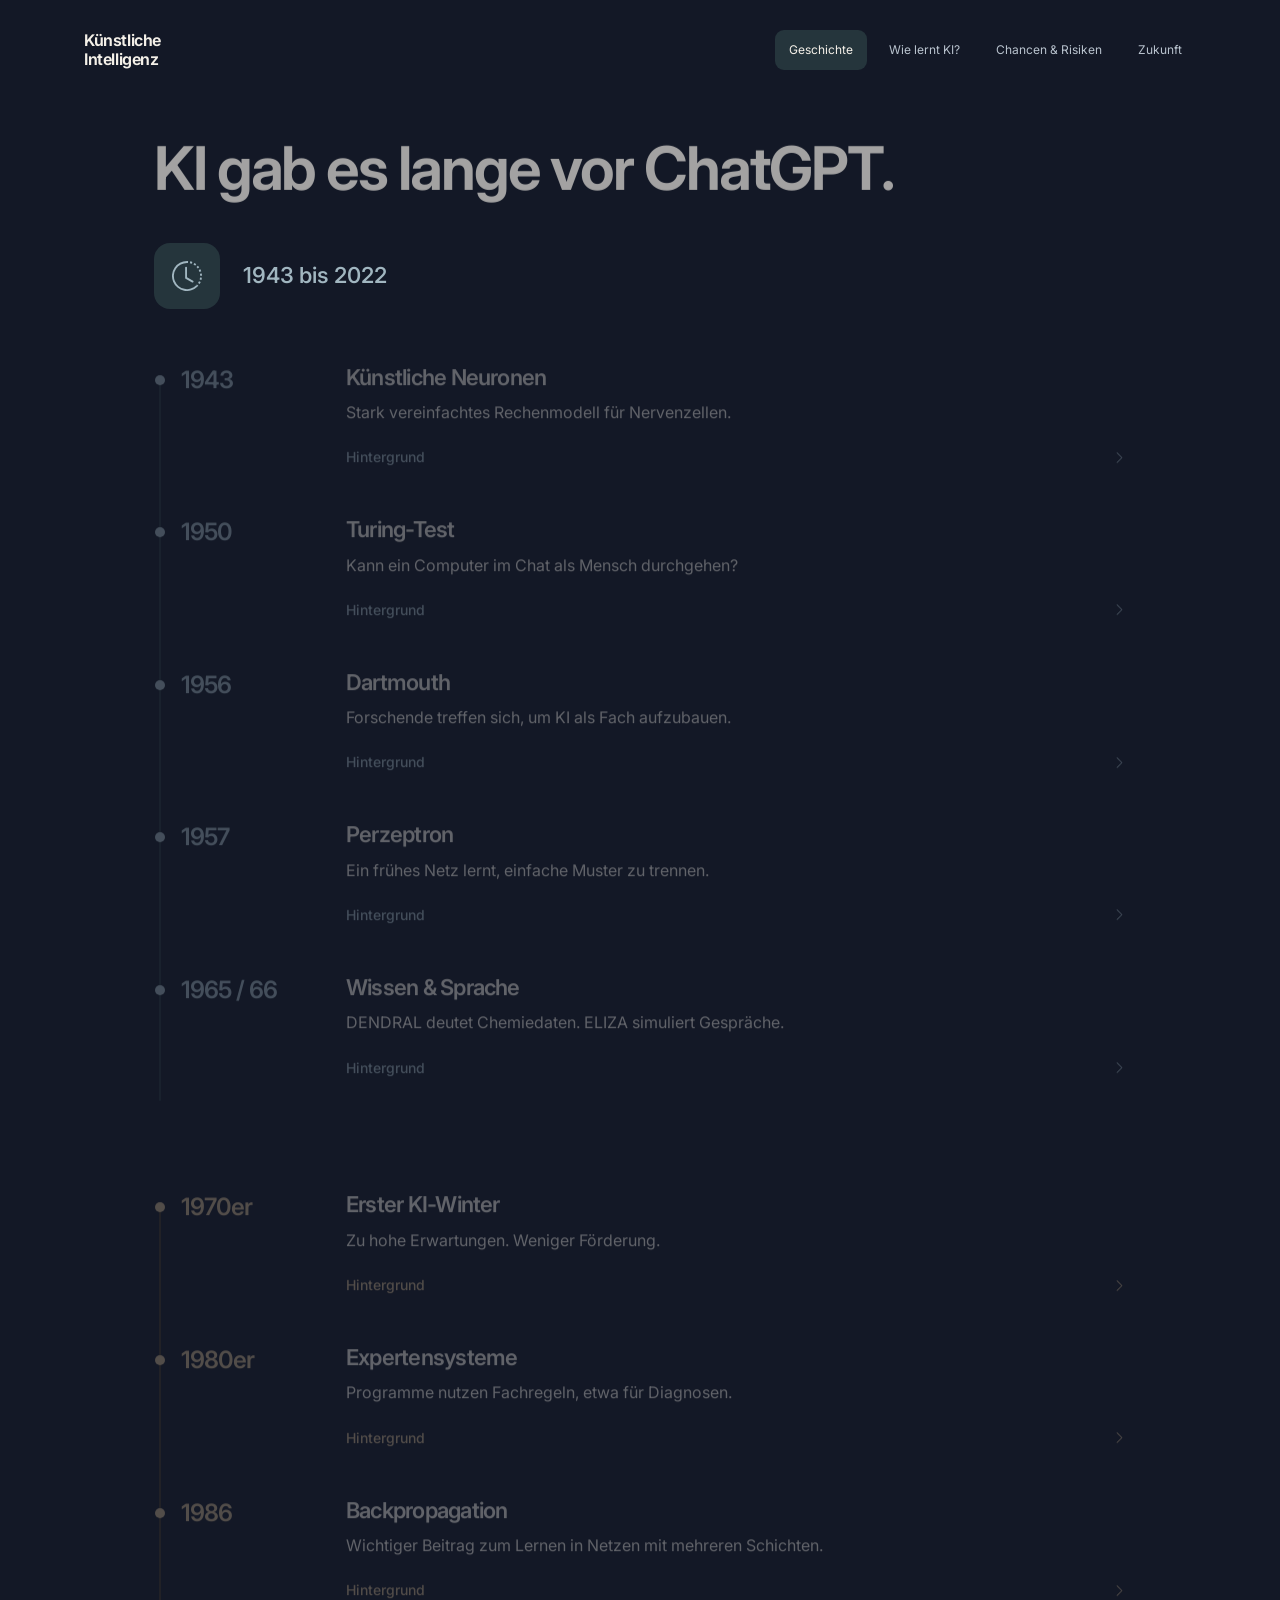
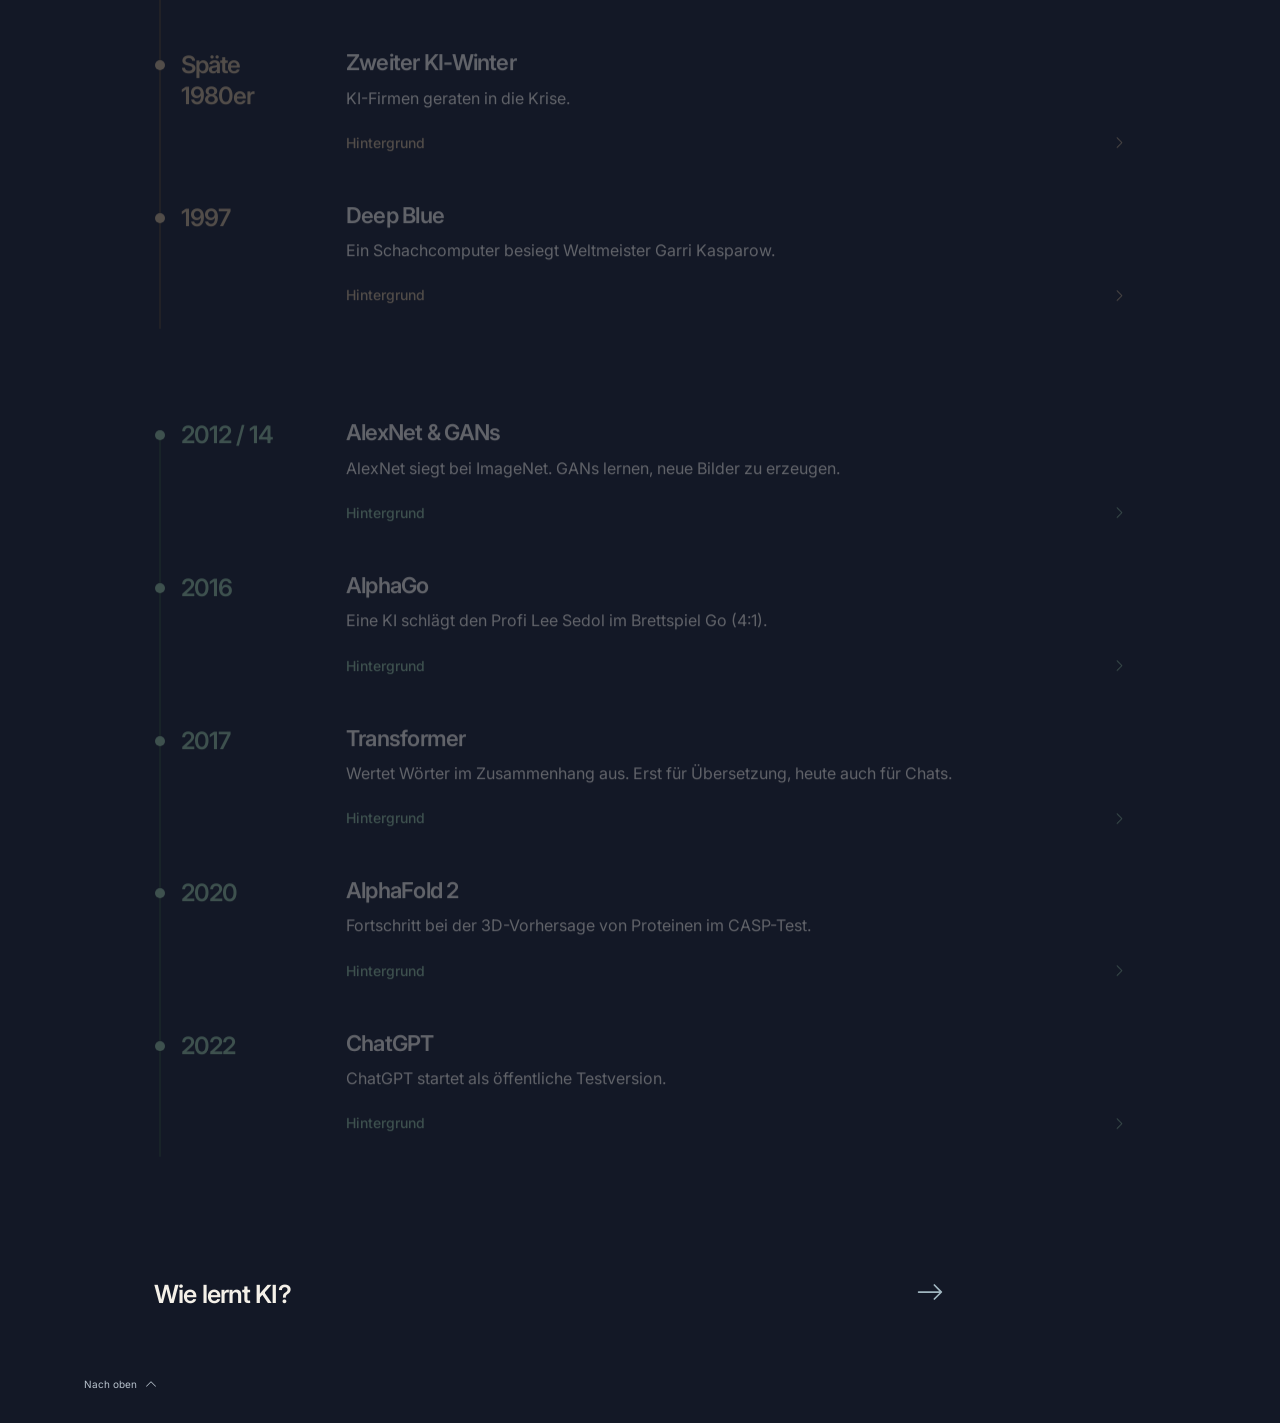
<file: index.html>
<!doctype html><html lang="de"><head><meta charset="utf-8"><meta name="viewport" content="width=device-width,initial-scale=1"><meta http-equiv="refresh" content="0;url=geschichte.html"><title>KI-Wandzeitung</title><link rel="canonical" href="https://bennetze.github.io/ki-wandzeitung/geschichte.html"></head><body><a href="geschichte.html">Zur KI-Wandzeitung</a></body></html>
</file>
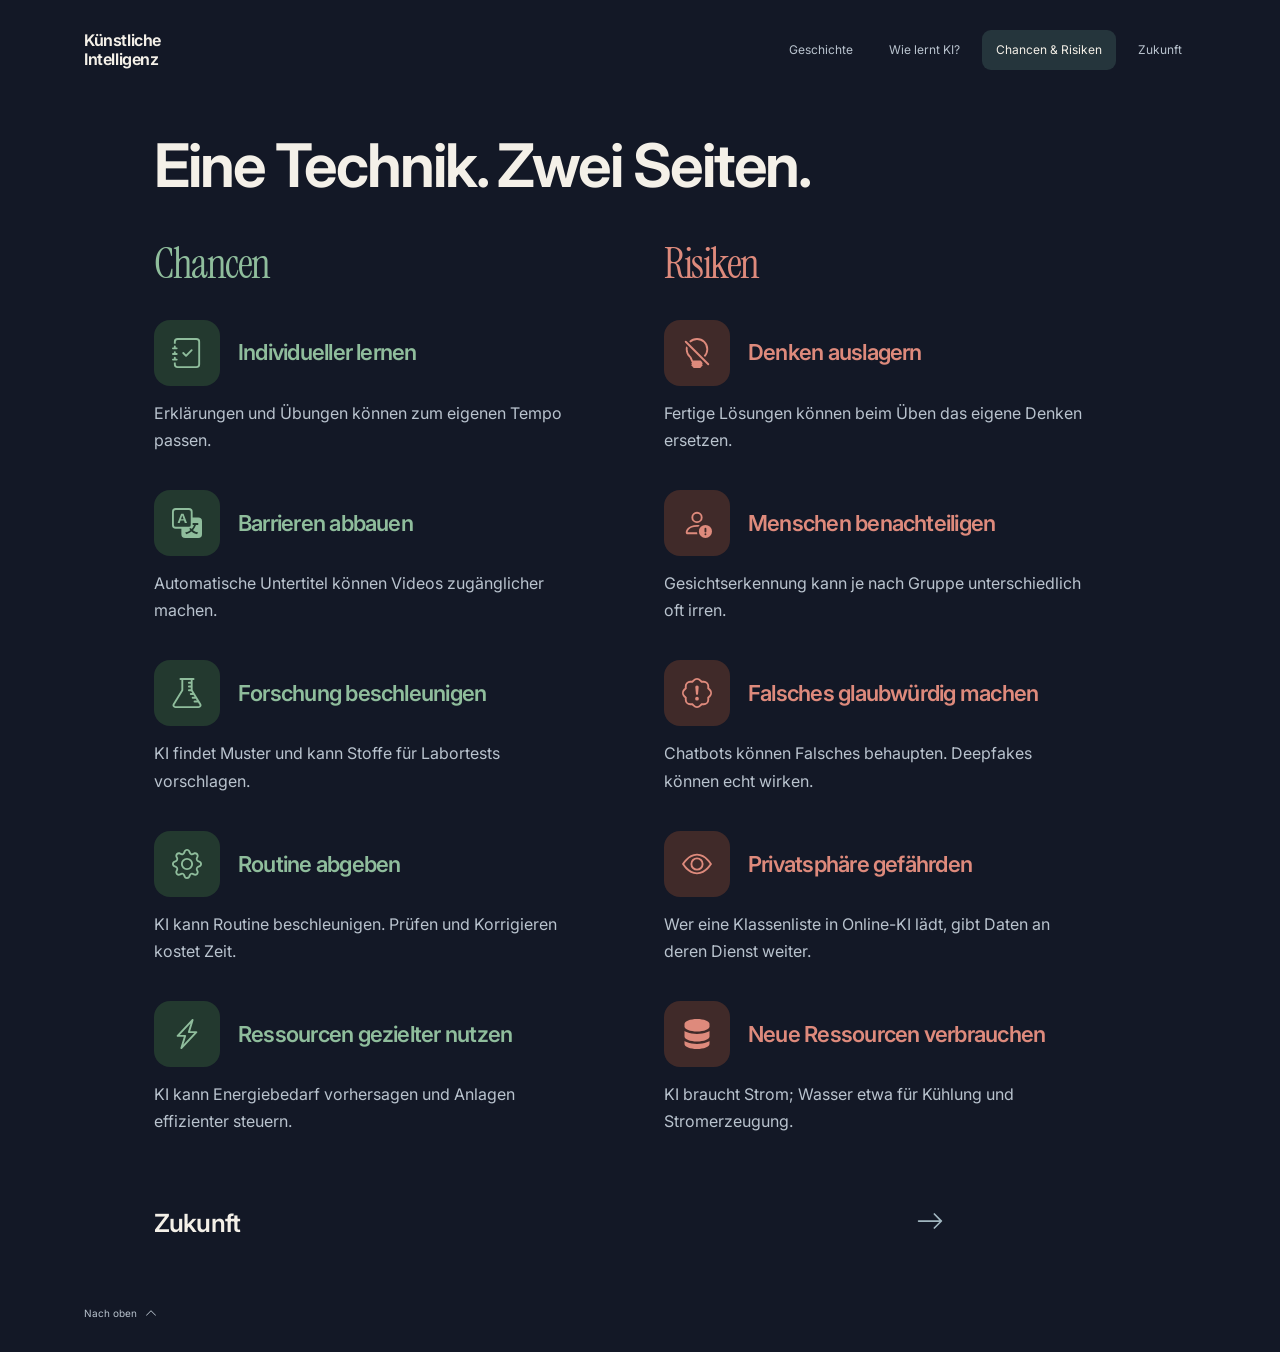
<file: chancen-risiken.html>
<!doctype html><html lang="de"><head><meta charset="utf-8"><meta name="viewport" content="width=device-width,initial-scale=1"><meta name="theme-color" content="#131826"><meta name="description" content="Eine Technik. Zwei Seiten. – Hintergründe, Beispiele und Erklärungen zur KI-Wandzeitung für Klassen 9–12."><title>Eine Technik. Zwei Seiten. · KI-Wandzeitung</title><link rel="icon" href="assets/favicon.svg" type="image/svg+xml"><link rel="preload" href="assets/fonts/Inter.woff2" as="font" type="font/woff2" crossorigin><link rel="stylesheet" href="styles.css?v=20261111-desktop"><script src="app.js" defer></script></head><body class="page-chancen-risiken"><a class="skip" href="#inhalt">Zum Inhalt</a><header class="site-header"><a class="brand" href="geschichte.html">Künstliche<br>Intelligenz</a><button class="menu-toggle" hidden aria-expanded="false" aria-controls="navigation">Themen <svg class="icon" viewBox="0 0 16 16" fill="currentColor" aria-hidden="true">
  <path fill-rule="evenodd" d="M4.646 1.646a.5.5 0 0 1 .708 0l6 6a.5.5 0 0 1 0 .708l-6 6a.5.5 0 0 1-.708-.708L10.293 8 4.646 2.354a.5.5 0 0 1 0-.708"/>
</svg></button><nav id="navigation" aria-label="Themen"><a href="geschichte.html" >Geschichte</a><a href="lernen.html" >Wie lernt KI?</a><a href="chancen-risiken.html" aria-current="page">Chancen &amp; Risiken</a><a href="zukunft.html" >Zukunft</a></nav></header><main id="inhalt"><header class="page-heading"><h1>Eine Technik. Zwei Seiten.</h1></header><div class="comparison-head"><h2 class="green">Chancen</h2><h2 class="red">Risiken</h2></div><div class="comparison"><section class="comparison-pair" aria-label="Individueller lernen und Denken auslagern"><article class="comparison-item green"><div class="item-heading"><span class="topic-icon"><svg class="icon" viewBox="0 0 16 16" fill="currentColor" aria-hidden="true">
  <path fill-rule="evenodd" d="M10.854 6.146a.5.5 0 0 1 0 .708l-3 3a.5.5 0 0 1-.708 0l-1.5-1.5a.5.5 0 1 1 .708-.708L7.5 8.793l2.646-2.647a.5.5 0 0 1 .708 0"/>
  <path d="M3 0h10a2 2 0 0 1 2 2v12a2 2 0 0 1-2 2H3a2 2 0 0 1-2-2v-1h1v1a1 1 0 0 0 1 1h10a1 1 0 0 0 1-1V2a1 1 0 0 0-1-1H3a1 1 0 0 0-1 1v1H1V2a2 2 0 0 1 2-2"/>
  <path d="M1 5v-.5a.5.5 0 0 1 1 0V5h.5a.5.5 0 0 1 0 1h-2a.5.5 0 0 1 0-1zm0 3v-.5a.5.5 0 0 1 1 0V8h.5a.5.5 0 0 1 0 1h-2a.5.5 0 0 1 0-1zm0 3v-.5a.5.5 0 0 1 1 0v.5h.5a.5.5 0 0 1 0 1h-2a.5.5 0 0 1 0-1z"/>
</svg></span><div><span class="mobile-label">Chance</span><h3>Individueller lernen</h3></div></div><p>Erklärungen und Übungen können zum eigenen Tempo passen.</p></article><article class="comparison-item red"><div class="item-heading"><span class="topic-icon"><svg class="icon" viewBox="0 0 16 16" fill="currentColor" aria-hidden="true">
  <path fill-rule="evenodd" d="M2.23 4.35A6 6 0 0 0 2 6c0 1.691.7 3.22 1.826 4.31.203.196.359.4.453.619l.762 1.769A.5.5 0 0 0 5.5 13a.5.5 0 0 0 0 1 .5.5 0 0 0 0 1l.224.447a1 1 0 0 0 .894.553h2.764a1 1 0 0 0 .894-.553L10.5 15a.5.5 0 0 0 0-1 .5.5 0 0 0 0-1 .5.5 0 0 0 .288-.091L9.878 12H5.83l-.632-1.467a3 3 0 0 0-.676-.941 4.98 4.98 0 0 1-1.455-4.405zm1.588-2.653.708.707a5 5 0 0 1 7.07 7.07l.707.707a6 6 0 0 0-8.484-8.484zm-2.172-.051a.5.5 0 0 1 .708 0l12 12a.5.5 0 0 1-.708.708l-12-12a.5.5 0 0 1 0-.708"/>
</svg></span><div><span class="mobile-label">Risiko</span><h3>Denken auslagern</h3></div></div><p>Fertige Lösungen können beim Üben das eigene Denken ersetzen.</p></article></section><section class="comparison-pair" aria-label="Barrieren abbauen und Menschen benachteiligen"><article class="comparison-item green"><div class="item-heading"><span class="topic-icon"><svg class="icon" viewBox="0 0 16 16" fill="currentColor" aria-hidden="true">
  <path d="M4.545 6.714 4.11 8H3l1.862-5h1.284L8 8H6.833l-.435-1.286zm1.634-.736L5.5 3.956h-.049l-.679 2.022z"/>
  <path d="M0 2a2 2 0 0 1 2-2h7a2 2 0 0 1 2 2v3h3a2 2 0 0 1 2 2v7a2 2 0 0 1-2 2H7a2 2 0 0 1-2-2v-3H2a2 2 0 0 1-2-2zm2-1a1 1 0 0 0-1 1v7a1 1 0 0 0 1 1h7a1 1 0 0 0 1-1V2a1 1 0 0 0-1-1zm7.138 9.995q.289.451.63.846c-.748.575-1.673 1.001-2.768 1.292.178.217.451.635.555.867 1.125-.359 2.08-.844 2.886-1.494.777.665 1.739 1.165 2.93 1.472.133-.254.414-.673.629-.89-1.125-.253-2.057-.694-2.82-1.284.681-.747 1.222-1.651 1.621-2.757H14V8h-3v1.047h.765c-.318.844-.74 1.546-1.272 2.13a6 6 0 0 1-.415-.492 2 2 0 0 1-.94.31"/>
</svg></span><div><span class="mobile-label">Chance</span><h3>Barrieren abbauen</h3></div></div><p>Automatische Untertitel können Videos zugänglicher machen.</p></article><article class="comparison-item red"><div class="item-heading"><span class="topic-icon"><svg class="icon" viewBox="0 0 16 16" fill="currentColor" aria-hidden="true">
  <path d="M11 5a3 3 0 1 1-6 0 3 3 0 0 1 6 0M8 7a2 2 0 1 0 0-4 2 2 0 0 0 0 4m.256 7a4.5 4.5 0 0 1-.229-1.004H3c.001-.246.154-.986.832-1.664C4.484 10.68 5.711 10 8 10q.39 0 .74.025c.226-.341.496-.65.804-.918Q8.844 9.002 8 9c-5 0-6 3-6 4s1 1 1 1z"/>
  <path d="M16 12.5a3.5 3.5 0 1 1-7 0 3.5 3.5 0 0 1 7 0m-3.5-2a.5.5 0 0 0-.5.5v1.5a.5.5 0 0 0 1 0V11a.5.5 0 0 0-.5-.5m0 4a.5.5 0 1 0 0-1 .5.5 0 0 0 0 1"/>
</svg></span><div><span class="mobile-label">Risiko</span><h3>Menschen benachteiligen</h3></div></div><p>Gesichtserkennung kann je nach Gruppe unterschiedlich oft irren.</p></article></section><section class="comparison-pair" aria-label="Forschung beschleunigen und Falsches glaubwürdig machen"><article class="comparison-item green"><div class="item-heading"><span class="topic-icon"><svg class="icon" viewBox="0 0 16 16" fill="currentColor" aria-hidden="true">
  <path d="M4.5 0a.5.5 0 0 0 0 1H5v5.36L.503 13.717A1.5 1.5 0 0 0 1.783 16h12.434a1.5 1.5 0 0 0 1.28-2.282L11 6.359V1h.5a.5.5 0 0 0 0-1zM10 2H9a.5.5 0 0 0 0 1h1v1H9a.5.5 0 0 0 0 1h1v1H9a.5.5 0 0 0 0 1h1.22l.61 1H10a.5.5 0 1 0 0 1h1.442l.611 1H11a.5.5 0 1 0 0 1h1.664l.611 1H12a.5.5 0 1 0 0 1h1.886l.758 1.24a.5.5 0 0 1-.427.76H1.783a.5.5 0 0 1-.427-.76l4.57-7.48A.5.5 0 0 0 6 6.5V1h4z"/>
</svg></span><div><span class="mobile-label">Chance</span><h3>Forschung beschleunigen</h3></div></div><p>KI findet Muster und kann Stoffe für Labortests vorschlagen.</p></article><article class="comparison-item red"><div class="item-heading"><span class="topic-icon"><svg class="icon" viewBox="0 0 16 16" fill="currentColor" aria-hidden="true">
  <path d="M7.001 11a1 1 0 1 1 2 0 1 1 0 0 1-2 0M7.1 4.995a.905.905 0 1 1 1.8 0l-.35 3.507a.553.553 0 0 1-1.1 0z"/>
  <path d="m10.273 2.513-.921-.944.715-.698.622.637.89-.011a2.89 2.89 0 0 1 2.924 2.924l-.01.89.636.622a2.89 2.89 0 0 1 0 4.134l-.637.622.011.89a2.89 2.89 0 0 1-2.924 2.924l-.89-.01-.622.636a2.89 2.89 0 0 1-4.134 0l-.622-.637-.89.011a2.89 2.89 0 0 1-2.924-2.924l.01-.89-.636-.622a2.89 2.89 0 0 1 0-4.134l.637-.622-.011-.89a2.89 2.89 0 0 1 2.924-2.924l.89.01.622-.636a2.89 2.89 0 0 1 4.134 0l-.715.698a1.89 1.89 0 0 0-2.704 0l-.92.944-1.32-.016a1.89 1.89 0 0 0-1.911 1.912l.016 1.318-.944.921a1.89 1.89 0 0 0 0 2.704l.944.92-.016 1.32a1.89 1.89 0 0 0 1.912 1.911l1.318-.016.921.944a1.89 1.89 0 0 0 2.704 0l.92-.944 1.32.016a1.89 1.89 0 0 0 1.911-1.912l-.016-1.318.944-.921a1.89 1.89 0 0 0 0-2.704l-.944-.92.016-1.32a1.89 1.89 0 0 0-1.912-1.911z"/>
</svg></span><div><span class="mobile-label">Risiko</span><h3>Falsches glaubwürdig machen</h3></div></div><p>Chatbots können Falsches behaupten. Deepfakes können echt wirken.</p></article></section><section class="comparison-pair" aria-label="Routine abgeben und Privatsphäre gefährden"><article class="comparison-item green"><div class="item-heading"><span class="topic-icon"><svg class="icon" viewBox="0 0 16 16" fill="currentColor" aria-hidden="true">
  <path d="M8 4.754a3.246 3.246 0 1 0 0 6.492 3.246 3.246 0 0 0 0-6.492M5.754 8a2.246 2.246 0 1 1 4.492 0 2.246 2.246 0 0 1-4.492 0"/>
  <path d="M9.796 1.343c-.527-1.79-3.065-1.79-3.592 0l-.094.319a.873.873 0 0 1-1.255.52l-.292-.16c-1.64-.892-3.433.902-2.54 2.541l.159.292a.873.873 0 0 1-.52 1.255l-.319.094c-1.79.527-1.79 3.065 0 3.592l.319.094a.873.873 0 0 1 .52 1.255l-.16.292c-.892 1.64.901 3.434 2.541 2.54l.292-.159a.873.873 0 0 1 1.255.52l.094.319c.527 1.79 3.065 1.79 3.592 0l.094-.319a.873.873 0 0 1 1.255-.52l.292.16c1.64.893 3.434-.902 2.54-2.541l-.159-.292a.873.873 0 0 1 .52-1.255l.319-.094c1.79-.527 1.79-3.065 0-3.592l-.319-.094a.873.873 0 0 1-.52-1.255l.16-.292c.893-1.64-.902-3.433-2.541-2.54l-.292.159a.873.873 0 0 1-1.255-.52zm-2.633.283c.246-.835 1.428-.835 1.674 0l.094.319a1.873 1.873 0 0 0 2.693 1.115l.291-.16c.764-.415 1.6.42 1.184 1.185l-.159.292a1.873 1.873 0 0 0 1.116 2.692l.318.094c.835.246.835 1.428 0 1.674l-.319.094a1.873 1.873 0 0 0-1.115 2.693l.16.291c.415.764-.42 1.6-1.185 1.184l-.291-.159a1.873 1.873 0 0 0-2.693 1.116l-.094.318c-.246.835-1.428.835-1.674 0l-.094-.319a1.873 1.873 0 0 0-2.692-1.115l-.292.16c-.764.415-1.6-.42-1.184-1.185l.159-.291A1.873 1.873 0 0 0 1.945 8.93l-.319-.094c-.835-.246-.835-1.428 0-1.674l.319-.094A1.873 1.873 0 0 0 3.06 4.377l-.16-.292c-.415-.764.42-1.6 1.185-1.184l.292.159a1.873 1.873 0 0 0 2.692-1.115z"/>
</svg></span><div><span class="mobile-label">Chance</span><h3>Routine abgeben</h3></div></div><p>KI kann Routine beschleunigen. Prüfen und Korrigieren kostet Zeit.</p></article><article class="comparison-item red"><div class="item-heading"><span class="topic-icon"><svg class="icon" viewBox="0 0 16 16" fill="currentColor" aria-hidden="true">
  <path d="M16 8s-3-5.5-8-5.5S0 8 0 8s3 5.5 8 5.5S16 8 16 8M1.173 8a13 13 0 0 1 1.66-2.043C4.12 4.668 5.88 3.5 8 3.5s3.879 1.168 5.168 2.457A13 13 0 0 1 14.828 8q-.086.13-.195.288c-.335.48-.83 1.12-1.465 1.755C11.879 11.332 10.119 12.5 8 12.5s-3.879-1.168-5.168-2.457A13 13 0 0 1 1.172 8z"/>
  <path d="M8 5.5a2.5 2.5 0 1 0 0 5 2.5 2.5 0 0 0 0-5M4.5 8a3.5 3.5 0 1 1 7 0 3.5 3.5 0 0 1-7 0"/>
</svg></span><div><span class="mobile-label">Risiko</span><h3>Privatsphäre gefährden</h3></div></div><p>Wer eine Klassenliste in Online-KI lädt, gibt Daten an deren Dienst weiter.</p></article></section><section class="comparison-pair" aria-label="Ressourcen gezielter nutzen und Neue Ressourcen verbrauchen"><article class="comparison-item green"><div class="item-heading"><span class="topic-icon"><svg class="icon" viewBox="0 0 16 16" fill="currentColor" aria-hidden="true">
  <path d="M11.251.068a.5.5 0 0 1 .227.58L9.677 6.5H13a.5.5 0 0 1 .364.843l-8 8.5a.5.5 0 0 1-.842-.49L6.323 9.5H3a.5.5 0 0 1-.364-.843l8-8.5a.5.5 0 0 1 .615-.09zM4.157 8.5H7a.5.5 0 0 1 .478.647L6.11 13.59l5.732-6.09H9a.5.5 0 0 1-.478-.647L9.89 2.41z"/>
</svg></span><div><span class="mobile-label">Chance</span><h3>Ressourcen gezielter nutzen</h3></div></div><p>KI kann Energiebedarf vorhersagen und Anlagen effizienter steuern.</p></article><article class="comparison-item red"><div class="item-heading"><span class="topic-icon"><svg class="icon" viewBox="0 0 16 16" fill="currentColor" aria-hidden="true">
  <path d="M1.333 2.667C1.333 1.194 4.318 0 8 0s6.667 1.194 6.667 2.667V4c0 1.473-2.985 2.667-6.667 2.667S1.333 5.473 1.333 4z"/>
  <path d="M1.333 6.334v3C1.333 10.805 4.318 12 8 12s6.667-1.194 6.667-2.667V6.334a6.5 6.5 0 0 1-1.458.79C11.81 7.684 9.967 8 8 8s-3.809-.317-5.208-.876a6.5 6.5 0 0 1-1.458-.79z"/>
  <path d="M14.667 11.668a6.5 6.5 0 0 1-1.458.789c-1.4.56-3.242.876-5.21.876-1.966 0-3.809-.316-5.208-.876a6.5 6.5 0 0 1-1.458-.79v1.666C1.333 14.806 4.318 16 8 16s6.667-1.194 6.667-2.667z"/>
</svg></span><div><span class="mobile-label">Risiko</span><h3>Neue Ressourcen verbrauchen</h3></div></div><p>KI braucht Strom; Wasser etwa für Kühlung und Stromerzeugung.</p></article></section></div><a class="next-page" href="zukunft.html"><span><strong>Zukunft</strong></span><svg class="icon" viewBox="0 0 16 16" fill="currentColor" aria-hidden="true">
  <path fill-rule="evenodd" d="M1 8a.5.5 0 0 1 .5-.5h11.793l-3.147-3.146a.5.5 0 0 1 .708-.708l4 4a.5.5 0 0 1 0 .708l-4 4a.5.5 0 0 1-.708-.708L13.293 8.5H1.5A.5.5 0 0 1 1 8"/>
</svg></a></main><footer class="site-footer"><a href="#inhalt">Nach oben <svg class="icon" viewBox="0 0 16 16" fill="currentColor" aria-hidden="true">
  <path fill-rule="evenodd" d="M7.646 4.646a.5.5 0 0 1 .708 0l6 6a.5.5 0 0 1-.708.708L8 5.707l-5.646 5.647a.5.5 0 0 1-.708-.708z"/>
</svg></a></footer></body></html>
</file>
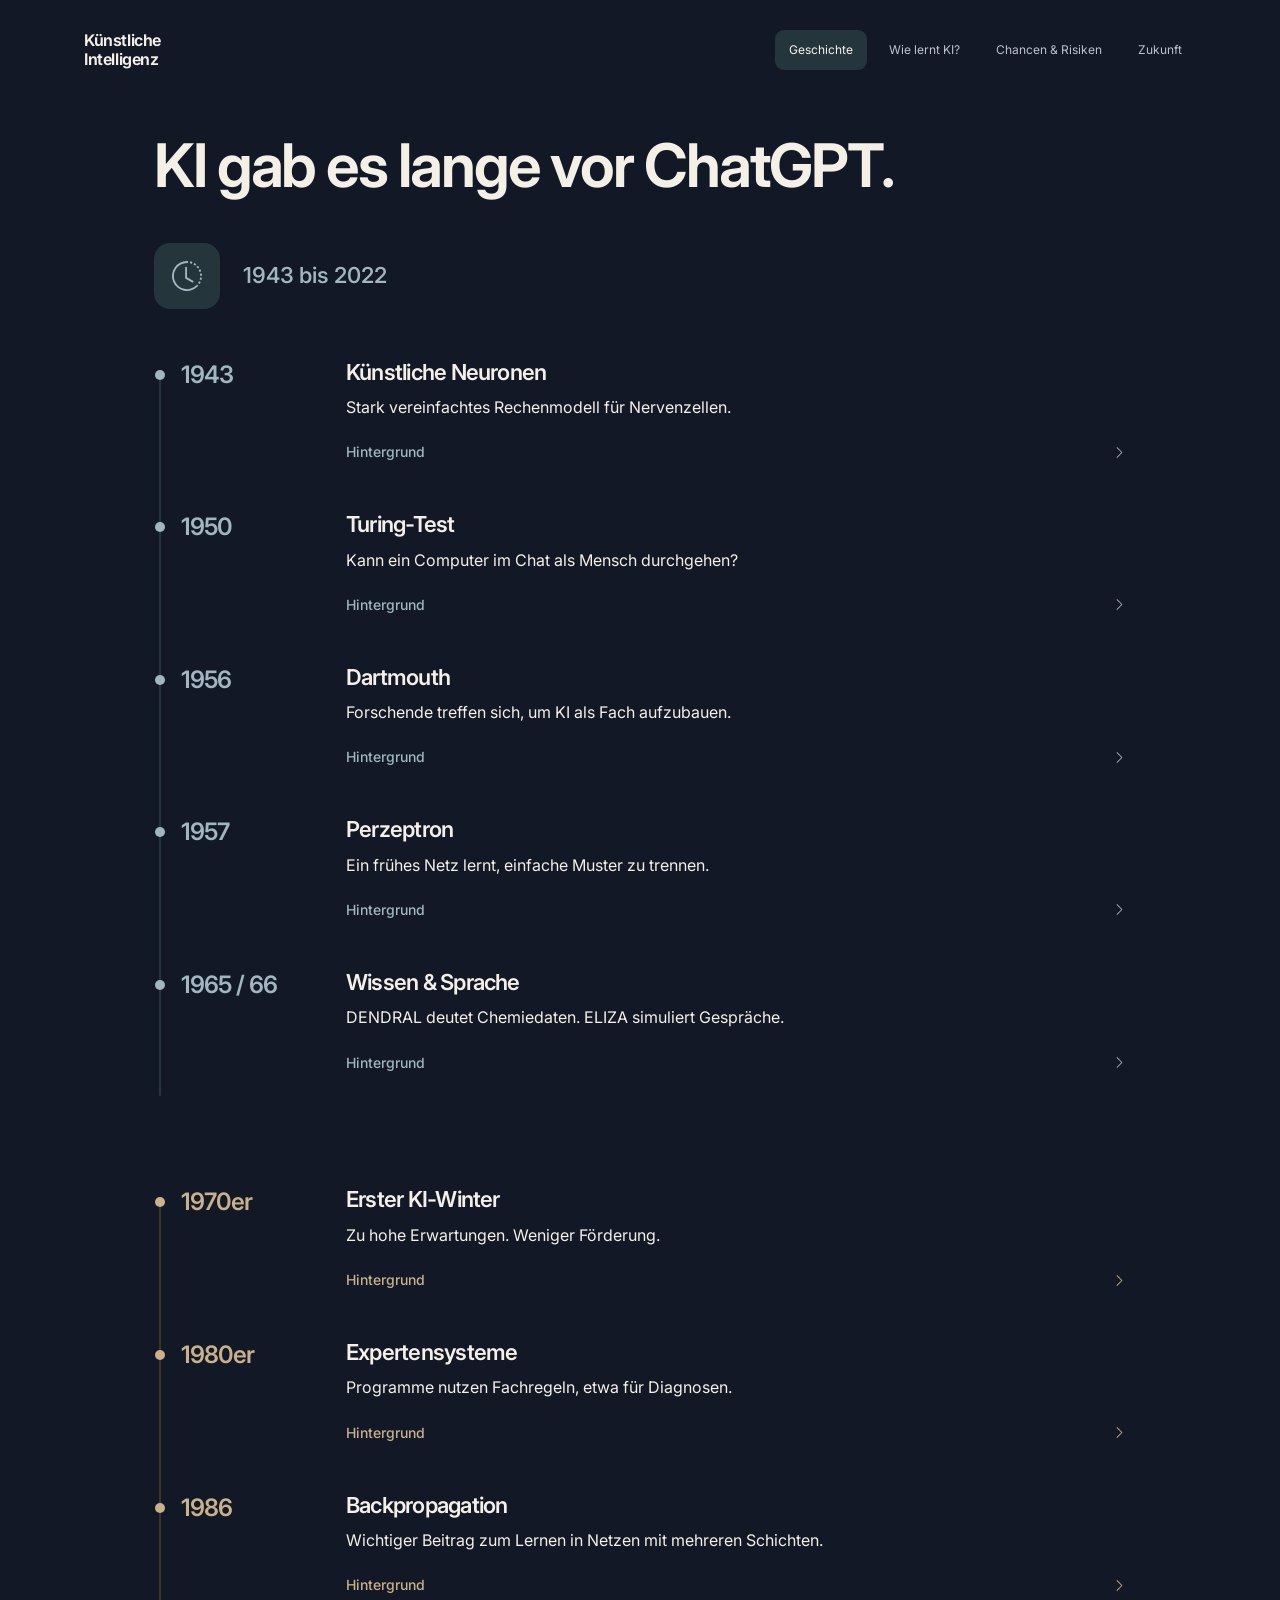
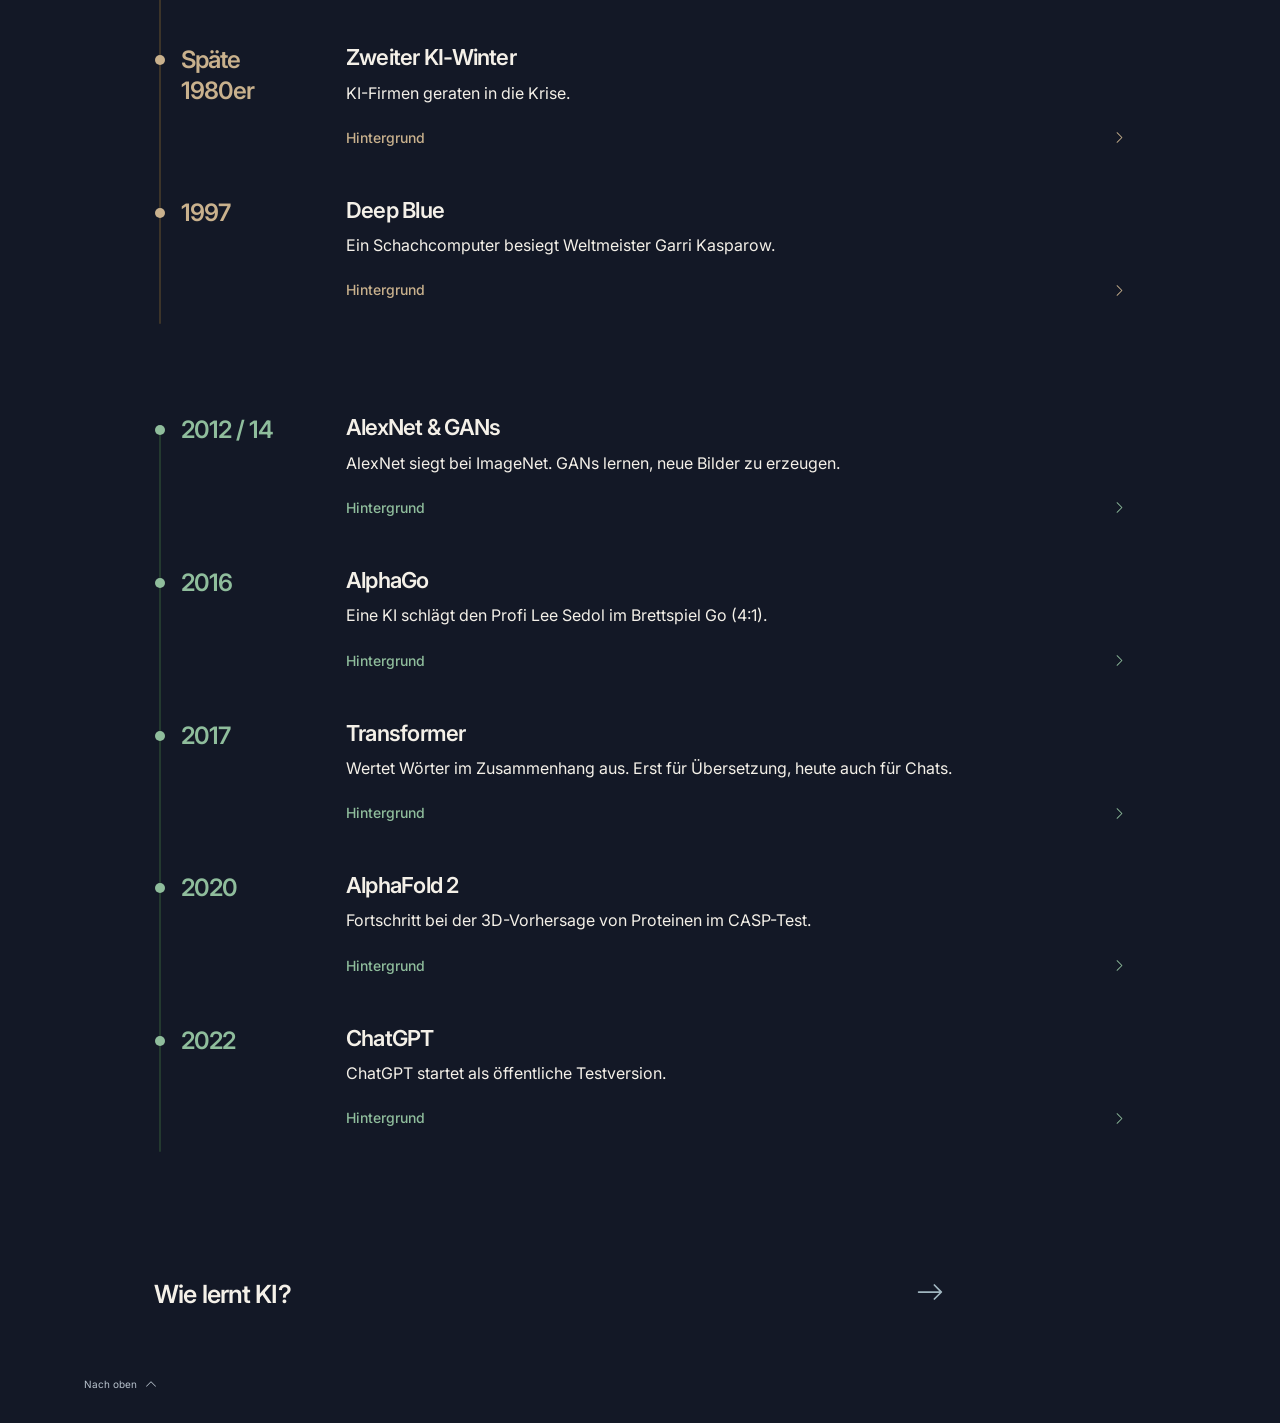
<file: geschichte.html>
<!doctype html><html lang="de"><head><meta charset="utf-8"><meta name="viewport" content="width=device-width,initial-scale=1"><meta name="theme-color" content="#131826"><meta name="description" content="KI gab es lange vor ChatGPT. – Hintergründe, Beispiele und Erklärungen zur KI-Wandzeitung für Klassen 9–12."><title>KI gab es lange vor ChatGPT. · KI-Wandzeitung</title><link rel="icon" href="assets/favicon.svg" type="image/svg+xml"><link rel="preload" href="assets/fonts/Inter.woff2" as="font" type="font/woff2" crossorigin><link rel="stylesheet" href="styles.css?v=20261111-desktop"><script src="app.js" defer></script></head><body class="page-geschichte"><a class="skip" href="#inhalt">Zum Inhalt</a><header class="site-header"><a class="brand" href="geschichte.html">Künstliche<br>Intelligenz</a><button class="menu-toggle" hidden aria-expanded="false" aria-controls="navigation">Themen <svg class="icon" viewBox="0 0 16 16" fill="currentColor" aria-hidden="true">
  <path fill-rule="evenodd" d="M4.646 1.646a.5.5 0 0 1 .708 0l6 6a.5.5 0 0 1 0 .708l-6 6a.5.5 0 0 1-.708-.708L10.293 8 4.646 2.354a.5.5 0 0 1 0-.708"/>
</svg></button><nav id="navigation" aria-label="Themen"><a href="geschichte.html" aria-current="page">Geschichte</a><a href="lernen.html" >Wie lernt KI?</a><a href="chancen-risiken.html" >Chancen &amp; Risiken</a><a href="zukunft.html" >Zukunft</a></nav></header><main id="inhalt"><header class="page-heading"><h1>KI gab es lange vor ChatGPT.</h1></header><div class="history-intro blue"><span class="topic-icon"><svg class="icon" viewBox="0 0 16 16" fill="currentColor" aria-hidden="true">
  <path d="M8.515 1.019A7 7 0 0 0 8 1V0a8 8 0 0 1 .589.022zm2.004.45a7 7 0 0 0-.985-.299l.219-.976q.576.129 1.126.342zm1.37.71a7 7 0 0 0-.439-.27l.493-.87a8 8 0 0 1 .979.654l-.615.789a7 7 0 0 0-.418-.302zm1.834 1.79a7 7 0 0 0-.653-.796l.724-.69q.406.429.747.91zm.744 1.352a7 7 0 0 0-.214-.468l.893-.45a8 8 0 0 1 .45 1.088l-.95.313a7 7 0 0 0-.179-.483m.53 2.507a7 7 0 0 0-.1-1.025l.985-.17q.1.58.116 1.17zm-.131 1.538q.05-.254.081-.51l.993.123a8 8 0 0 1-.23 1.155l-.964-.267q.069-.247.12-.501m-.952 2.379q.276-.436.486-.908l.914.405q-.24.54-.555 1.038zm-.964 1.205q.183-.183.35-.378l.758.653a8 8 0 0 1-.401.432z"/>
  <path d="M8 1a7 7 0 1 0 4.95 11.95l.707.707A8.001 8.001 0 1 1 8 0z"/>
  <path d="M7.5 3a.5.5 0 0 1 .5.5v5.21l3.248 1.856a.5.5 0 0 1-.496.868l-3.5-2A.5.5 0 0 1 7 9V3.5a.5.5 0 0 1 .5-.5"/>
</svg></span><p>1943 bis 2022</p></div><div class="epochs"><section class="epoch blue" aria-label="1943–1966"><ol class="timeline" start="1"><li><span class="year">1943</span><div><h3>Künstliche Neuronen</h3><p>Stark vereinfachtes Rechenmodell für Nervenzellen.</p><details><summary>Hintergrund<svg class="icon" viewBox="0 0 16 16" fill="currentColor" aria-hidden="true">
  <path fill-rule="evenodd" d="M4.646 1.646a.5.5 0 0 1 .708 0l6 6a.5.5 0 0 1 0 .708l-6 6a.5.5 0 0 1-.708-.708L10.293 8 4.646 2.354a.5.5 0 0 1 0-.708"/>
</svg></summary><div class="detail-copy"><p>Viele einfache Recheneinheiten lassen sich zu einem Netz verbinden; ein künstliches Neuron ist kein nachgebautes Gehirn.</p></div></details></div></li><li><span class="year">1950</span><div><h3>Turing-Test</h3><p>Kann ein Computer im Chat als Mensch durchgehen?</p><details><summary>Hintergrund<svg class="icon" viewBox="0 0 16 16" fill="currentColor" aria-hidden="true">
  <path fill-rule="evenodd" d="M4.646 1.646a.5.5 0 0 1 .708 0l6 6a.5.5 0 0 1 0 .708l-6 6a.5.5 0 0 1-.708-.708L10.293 8 4.646 2.354a.5.5 0 0 1 0-.708"/>
</svg></summary><div class="detail-copy"><p>Eine überzeugende Unterhaltung beweist weder Bewusstsein noch die Wahrheit einer Antwort.</p></div></details></div></li><li><span class="year">1956</span><div><h3>Dartmouth</h3><p>Forschende treffen sich, um KI als Fach aufzubauen.</p><details><summary>Hintergrund<svg class="icon" viewBox="0 0 16 16" fill="currentColor" aria-hidden="true">
  <path fill-rule="evenodd" d="M4.646 1.646a.5.5 0 0 1 .708 0l6 6a.5.5 0 0 1 0 .708l-6 6a.5.5 0 0 1-.708-.708L10.293 8 4.646 2.354a.5.5 0 0 1 0-.708"/>
</svg></summary><div class="detail-copy"><p>Der Begriff „Artificial Intelligence“ steht bereits im Antrag von 1955; das Treffen folgt 1956.</p></div></details></div></li><li><span class="year">1957</span><div><h3>Perzeptron</h3><p>Ein frühes Netz lernt, einfache Muster zu trennen.</p><details><summary>Hintergrund<svg class="icon" viewBox="0 0 16 16" fill="currentColor" aria-hidden="true">
  <path fill-rule="evenodd" d="M4.646 1.646a.5.5 0 0 1 .708 0l6 6a.5.5 0 0 1 0 .708l-6 6a.5.5 0 0 1-.708-.708L10.293 8 4.646 2.354a.5.5 0 0 1 0-.708"/>
</svg></summary><div class="detail-copy"><p>Das Perzeptron lernt einfache Zuordnungen, indem es Gewichte anhand von Beispielen verändert.</p></div></details></div></li><li><span class="year">1965 / 66</span><div><h3>Wissen &amp; Sprache</h3><p>DENDRAL deutet Chemiedaten. ELIZA simuliert Gespräche.</p><details><summary>Hintergrund<svg class="icon" viewBox="0 0 16 16" fill="currentColor" aria-hidden="true">
  <path fill-rule="evenodd" d="M4.646 1.646a.5.5 0 0 1 .708 0l6 6a.5.5 0 0 1 0 .708l-6 6a.5.5 0 0 1-.708-.708L10.293 8 4.646 2.354a.5.5 0 0 1 0-.708"/>
</svg></summary><div class="detail-copy"><p>DENDRAL nutzt chemisches Fachwissen, ELIZA reagiert auf Sprachmuster.</p></div></details></div></li></ol></section><section class="epoch sand" aria-label="1970er–1997"><ol class="timeline" start="6"><li><span class="year">1970er</span><div><h3>Erster KI-Winter</h3><p>Zu hohe Erwartungen. Weniger Förderung.</p><details><summary>Hintergrund<svg class="icon" viewBox="0 0 16 16" fill="currentColor" aria-hidden="true">
  <path fill-rule="evenodd" d="M4.646 1.646a.5.5 0 0 1 .708 0l6 6a.5.5 0 0 1 0 .708l-6 6a.5.5 0 0 1-.708-.708L10.293 8 4.646 2.354a.5.5 0 0 1 0-.708"/>
</svg></summary><div class="detail-copy"><p>„KI-Winter“ bedeutet weniger Geld und Interesse, keinen vollständigen Stillstand der Forschung.</p></div></details></div></li><li><span class="year">1980er</span><div><h3>Expertensysteme</h3><p>Programme nutzen Fachregeln, etwa für Diagnosen.</p><details><summary>Hintergrund<svg class="icon" viewBox="0 0 16 16" fill="currentColor" aria-hidden="true">
  <path fill-rule="evenodd" d="M4.646 1.646a.5.5 0 0 1 .708 0l6 6a.5.5 0 0 1 0 .708l-6 6a.5.5 0 0 1-.708-.708L10.293 8 4.646 2.354a.5.5 0 0 1 0-.708"/>
</svg></summary><div class="detail-copy"><p>Fachwissen wird etwa als Wenn-dann-Regeln gespeichert und muss aufwendig gepflegt werden.</p></div></details></div></li><li><span class="year">1986</span><div><h3>Backpropagation</h3><p>Wichtiger Beitrag zum Lernen in Netzen mit mehreren Schichten.</p><details><summary>Hintergrund<svg class="icon" viewBox="0 0 16 16" fill="currentColor" aria-hidden="true">
  <path fill-rule="evenodd" d="M4.646 1.646a.5.5 0 0 1 .708 0l6 6a.5.5 0 0 1 0 .708l-6 6a.5.5 0 0 1-.708-.708L10.293 8 4.646 2.354a.5.5 0 0 1 0-.708"/>
</svg></summary><div class="detail-copy"><p>Backpropagation berechnet Gradienten, die beim Anpassen der Gewichte helfen.</p></div></details></div></li><li><span class="year">Späte 1980er</span><div><h3>Zweiter KI-Winter</h3><p>KI-Firmen geraten in die Krise.</p><details><summary>Hintergrund<svg class="icon" viewBox="0 0 16 16" fill="currentColor" aria-hidden="true">
  <path fill-rule="evenodd" d="M4.646 1.646a.5.5 0 0 1 .708 0l6 6a.5.5 0 0 1 0 .708l-6 6a.5.5 0 0 1-.708-.708L10.293 8 4.646 2.354a.5.5 0 0 1 0-.708"/>
</svg></summary><div class="detail-copy"><p>Hohe Kosten und enttäuschte Erwartungen bremsen den Boom der Expertensysteme.</p></div></details></div></li><li><span class="year">1997</span><div><h3>Deep Blue</h3><p>Ein Schachcomputer besiegt Weltmeister Garri Kasparow.</p><details><summary>Hintergrund<svg class="icon" viewBox="0 0 16 16" fill="currentColor" aria-hidden="true">
  <path fill-rule="evenodd" d="M4.646 1.646a.5.5 0 0 1 .708 0l6 6a.5.5 0 0 1 0 .708l-6 6a.5.5 0 0 1-.708-.708L10.293 8 4.646 2.354a.5.5 0 0 1 0-.708"/>
</svg></summary><div class="detail-copy"><p>1996 gewinnt Deep Blue eine Partie, 1997 den Wettkampf gegen Garri Kasparow.</p></div></details></div></li></ol></section><section class="epoch green" aria-label="2012–2022"><ol class="timeline" start="11"><li><span class="year">2012 / 14</span><div><h3>AlexNet &amp; GANs</h3><p>AlexNet siegt bei ImageNet. GANs lernen, neue Bilder zu erzeugen.</p><details><summary>Hintergrund<svg class="icon" viewBox="0 0 16 16" fill="currentColor" aria-hidden="true">
  <path fill-rule="evenodd" d="M4.646 1.646a.5.5 0 0 1 .708 0l6 6a.5.5 0 0 1 0 .708l-6 6a.5.5 0 0 1-.708-.708L10.293 8 4.646 2.354a.5.5 0 0 1 0-.708"/>
</svg></summary><div class="detail-copy"><p>AlexNet ordnet Bilder vorgegebenen Klassen zu; bei GANs lernt ein Netz, neue Beispiele zu erzeugen.</p></div></details></div></li><li><span class="year">2016</span><div><h3>AlphaGo</h3><p>Eine KI schlägt den Profi Lee Sedol im Brettspiel Go (4:1).</p><details><summary>Hintergrund<svg class="icon" viewBox="0 0 16 16" fill="currentColor" aria-hidden="true">
  <path fill-rule="evenodd" d="M4.646 1.646a.5.5 0 0 1 .708 0l6 6a.5.5 0 0 1 0 .708l-6 6a.5.5 0 0 1-.708-.708L10.293 8 4.646 2.354a.5.5 0 0 1 0-.708"/>
</svg></summary><div class="detail-copy"><p>AlphaGo verbindet neuronale Netze mit Suche und lernt auch durch Spiele gegen sich selbst.</p></div></details></div></li><li><span class="year">2017</span><div><h3>Transformer</h3><p>Wertet Wörter im Zusammenhang aus. Erst für Übersetzung, heute auch für Chats.</p><details><summary>Hintergrund<svg class="icon" viewBox="0 0 16 16" fill="currentColor" aria-hidden="true">
  <path fill-rule="evenodd" d="M4.646 1.646a.5.5 0 0 1 .708 0l6 6a.5.5 0 0 1 0 .708l-6 6a.5.5 0 0 1-.708-.708L10.293 8 4.646 2.354a.5.5 0 0 1 0-.708"/>
</svg></summary><div class="detail-copy"><p>„Attention“ gewichtet Beziehungen zwischen Textbestandteilen, auch über größere Abstände.</p></div></details></div></li><li><span class="year">2020</span><div><h3>AlphaFold 2</h3><p>Fortschritt bei der 3D-Vorhersage von Proteinen im CASP-Test.</p><details><summary>Hintergrund<svg class="icon" viewBox="0 0 16 16" fill="currentColor" aria-hidden="true">
  <path fill-rule="evenodd" d="M4.646 1.646a.5.5 0 0 1 .708 0l6 6a.5.5 0 0 1 0 .708l-6 6a.5.5 0 0 1-.708-.708L10.293 8 4.646 2.354a.5.5 0 0 1 0-.708"/>
</svg></summary><div class="detail-copy"><p>Der CASP-Erfolg stammt von 2020, die Fachpublikation von 2021; Strukturvorhersagen ersetzen keine Experimente.</p></div></details></div></li><li><span class="year">2022</span><div><h3>ChatGPT</h3><p>ChatGPT startet als öffentliche Testversion.</p><details><summary>Hintergrund<svg class="icon" viewBox="0 0 16 16" fill="currentColor" aria-hidden="true">
  <path fill-rule="evenodd" d="M4.646 1.646a.5.5 0 0 1 .708 0l6 6a.5.5 0 0 1 0 .708l-6 6a.5.5 0 0 1-.708-.708L10.293 8 4.646 2.354a.5.5 0 0 1 0-.708"/>
</svg></summary><div class="detail-copy"><p>Die einfache Chatoberfläche macht Sprachmodelle breit zugänglich; überzeugend falsche Antworten bleiben möglich.</p></div></details></div></li></ol></section></div><a class="next-page" href="lernen.html"><span><strong>Wie lernt KI?</strong></span><svg class="icon" viewBox="0 0 16 16" fill="currentColor" aria-hidden="true">
  <path fill-rule="evenodd" d="M1 8a.5.5 0 0 1 .5-.5h11.793l-3.147-3.146a.5.5 0 0 1 .708-.708l4 4a.5.5 0 0 1 0 .708l-4 4a.5.5 0 0 1-.708-.708L13.293 8.5H1.5A.5.5 0 0 1 1 8"/>
</svg></a></main><footer class="site-footer"><a href="#inhalt">Nach oben <svg class="icon" viewBox="0 0 16 16" fill="currentColor" aria-hidden="true">
  <path fill-rule="evenodd" d="M7.646 4.646a.5.5 0 0 1 .708 0l6 6a.5.5 0 0 1-.708.708L8 5.707l-5.646 5.647a.5.5 0 0 1-.708-.708z"/>
</svg></a></footer></body></html>
</file>
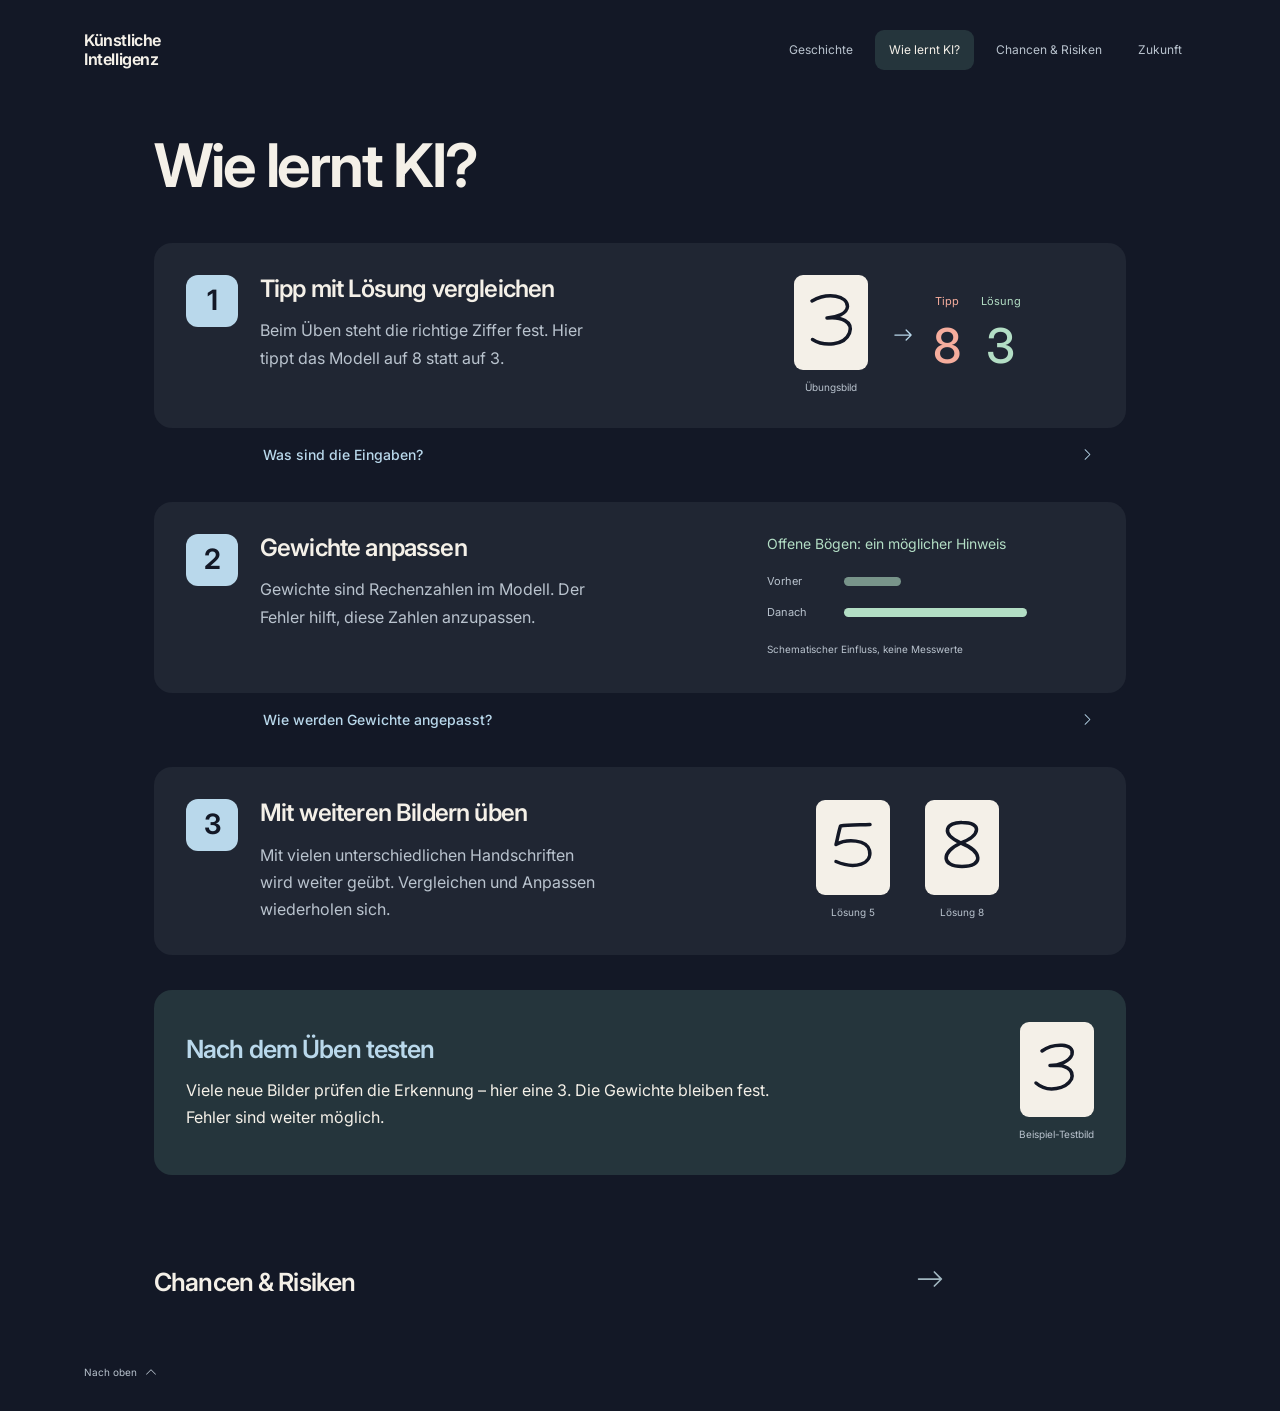
<file: lernen.html>
<!doctype html><html lang="de"><head><meta charset="utf-8"><meta name="viewport" content="width=device-width,initial-scale=1"><meta name="theme-color" content="#131826"><meta name="description" content="Wie lernt KI? – Hintergründe, Beispiele und Erklärungen zur KI-Wandzeitung für Klassen 9–12."><title>Wie lernt KI? · KI-Wandzeitung</title><link rel="icon" href="assets/favicon.svg" type="image/svg+xml"><link rel="preload" href="assets/fonts/Inter.woff2" as="font" type="font/woff2" crossorigin><link rel="stylesheet" href="styles.css?v=20261111-desktop"><script src="app.js" defer></script></head><body class="page-lernen"><a class="skip" href="#inhalt">Zum Inhalt</a><header class="site-header"><a class="brand" href="geschichte.html">Künstliche<br>Intelligenz</a><button class="menu-toggle" hidden aria-expanded="false" aria-controls="navigation">Themen <svg class="icon" viewBox="0 0 16 16" fill="currentColor" aria-hidden="true">
  <path fill-rule="evenodd" d="M4.646 1.646a.5.5 0 0 1 .708 0l6 6a.5.5 0 0 1 0 .708l-6 6a.5.5 0 0 1-.708-.708L10.293 8 4.646 2.354a.5.5 0 0 1 0-.708"/>
</svg></button><nav id="navigation" aria-label="Themen"><a href="geschichte.html" >Geschichte</a><a href="lernen.html" aria-current="page">Wie lernt KI?</a><a href="chancen-risiken.html" >Chancen &amp; Risiken</a><a href="zukunft.html" >Zukunft</a></nav></header><main id="inhalt"><header class="page-heading"><h1>Wie lernt KI?</h1></header><ol class="learning-steps"><li><div class="learning-panel"><span class="step-number">1</span><div class="step-copy"><h2>Tipp mit Lösung vergleichen</h2><p>Beim Üben steht die richtige Ziffer fest. Hier tippt das Modell auf 8 statt auf 3.</p></div><div class="step-graphic"><div class="prediction"><figure class="digit-example"><svg class="digit" viewBox="0 0 100 112" role="img" aria-label="Übungsbild"><path d="M 12 13 C 44 -5 83 2 83 24 C 82 39 60 46 42 47 C 70 44 95 54 87 77 C 77 102 37 105 13 90" fill="none" stroke="currentColor" stroke-width="7" stroke-linecap="round" stroke-linejoin="round"/></svg><figcaption>Übungsbild</figcaption></figure><span><svg class="icon" viewBox="0 0 16 16" fill="currentColor" aria-hidden="true">
  <path fill-rule="evenodd" d="M1 8a.5.5 0 0 1 .5-.5h11.793l-3.147-3.146a.5.5 0 0 1 .708-.708l4 4a.5.5 0 0 1 0 .708l-4 4a.5.5 0 0 1-.708-.708L13.293 8.5H1.5A.5.5 0 0 1 1 8"/>
</svg></span><div class="answer red"><small>Tipp</small><strong>8</strong></div><div class="answer green"><small>Lösung</small><strong>3</strong></div></div></div></div><div class="step-depth"><details><summary>Was sind die Eingaben?<svg class="icon" viewBox="0 0 16 16" fill="currentColor" aria-hidden="true">
  <path fill-rule="evenodd" d="M4.646 1.646a.5.5 0 0 1 .708 0l6 6a.5.5 0 0 1 0 .708l-6 6a.5.5 0 0 1-.708-.708L10.293 8 4.646 2.354a.5.5 0 0 1 0-.708"/>
</svg></summary><div class="detail-copy"><p>Pixelhelligkeiten werden als Zahlen verarbeitet. Die bekannte Lösung heißt Label. Der Loss bewertet die berechneten Werte anhand dieses Labels – nicht nur, ob der sichtbare Tipp stimmt.</p></div></details></div></li><li><div class="learning-panel"><span class="step-number">2</span><div class="step-copy"><h2>Gewichte anpassen</h2><p>Gewichte sind Rechenzahlen im Modell. Der Fehler hilft, diese Zahlen anzupassen.</p></div><div class="step-graphic"><div class="weight-example"><p>Offene Bögen: ein möglicher Hinweis</p><div class="bar-row"><span>Vorher</span><span class="bar before"></span></div><div class="bar-row"><span>Danach</span><span class="bar after"></span></div><small>Schematischer Einfluss, keine Messwerte</small></div></div></div><div class="step-depth"><details><summary>Wie werden Gewichte angepasst?<svg class="icon" viewBox="0 0 16 16" fill="currentColor" aria-hidden="true">
  <path fill-rule="evenodd" d="M4.646 1.646a.5.5 0 0 1 .708 0l6 6a.5.5 0 0 1 0 .708l-6 6a.5.5 0 0 1-.708-.708L10.293 8 4.646 2.354a.5.5 0 0 1 0-.708"/>
</svg></summary><div class="detail-copy"><p>Backpropagation berechnet, wie kleine Änderungen der Gewichte und weiterer Rechenzahlen den Fehler beeinflussen: die Gradienten. Ein Optimierer nutzt sie zur Anpassung. Die Balken zeigen nur einen möglichen Einfluss, keine Messwerte oder Wahrscheinlichkeiten.</p></div></details></div></li><li><div class="learning-panel"><span class="step-number">3</span><div class="step-copy"><h2>Mit weiteren Bildern üben</h2><p>Mit vielen unterschiedlichen Handschriften wird weiter geübt. Vergleichen und Anpassen wiederholen sich.</p></div><div class="step-graphic"><div class="more-digits"><figure class="digit-example"><svg class="digit" viewBox="0 0 100 112" role="img" aria-label="Lösung 5"><path d="M 84 10 C 59 11 38 11 25 13 C 21 26 18 43 16 50 C 38 38 78 40 83 62 C 89 88 55 101 16 84" fill="none" stroke="currentColor" stroke-width="7" stroke-linecap="round" stroke-linejoin="round"/></svg><figcaption>Lösung 5</figcaption></figure><figure class="digit-example"><svg class="digit" viewBox="0 0 100 112" role="img" aria-label="Lösung 8"><path d="M 48 47 C 5 28 19 5 50 6 C 91 6 87 32 48 47 C 8 65 8 94 50 94 C 94 94 91 64 48 47" fill="none" stroke="currentColor" stroke-width="7" stroke-linecap="round" stroke-linejoin="round"/></svg><figcaption>Lösung 8</figcaption></figure></div></div></div></li></ol><section class="test-section"><div><h2>Nach dem Üben testen</h2><p>Viele neue Bilder prüfen die Erkennung – hier eine 3. Die Gewichte bleiben fest. Fehler sind weiter möglich.</p></div><figure class="digit-example"><svg class="digit" viewBox="0 0 100 112" role="img" aria-label="Beispiel-Testbild"><path d="M 20 19 C 42 3 86 2 80 26 C 75 41 52 48 36 48 C 66 45 85 55 79 75 C 69 94 32 104 8 83" fill="none" stroke="currentColor" stroke-width="7" stroke-linecap="round" stroke-linejoin="round"/></svg><figcaption>Beispiel-Testbild</figcaption></figure></section><a class="next-page" href="chancen-risiken.html"><span><strong>Chancen &amp; Risiken</strong></span><svg class="icon" viewBox="0 0 16 16" fill="currentColor" aria-hidden="true">
  <path fill-rule="evenodd" d="M1 8a.5.5 0 0 1 .5-.5h11.793l-3.147-3.146a.5.5 0 0 1 .708-.708l4 4a.5.5 0 0 1 0 .708l-4 4a.5.5 0 0 1-.708-.708L13.293 8.5H1.5A.5.5 0 0 1 1 8"/>
</svg></a></main><footer class="site-footer"><a href="#inhalt">Nach oben <svg class="icon" viewBox="0 0 16 16" fill="currentColor" aria-hidden="true">
  <path fill-rule="evenodd" d="M7.646 4.646a.5.5 0 0 1 .708 0l6 6a.5.5 0 0 1-.708.708L8 5.707l-5.646 5.647a.5.5 0 0 1-.708-.708z"/>
</svg></a></footer></body></html>
</file>
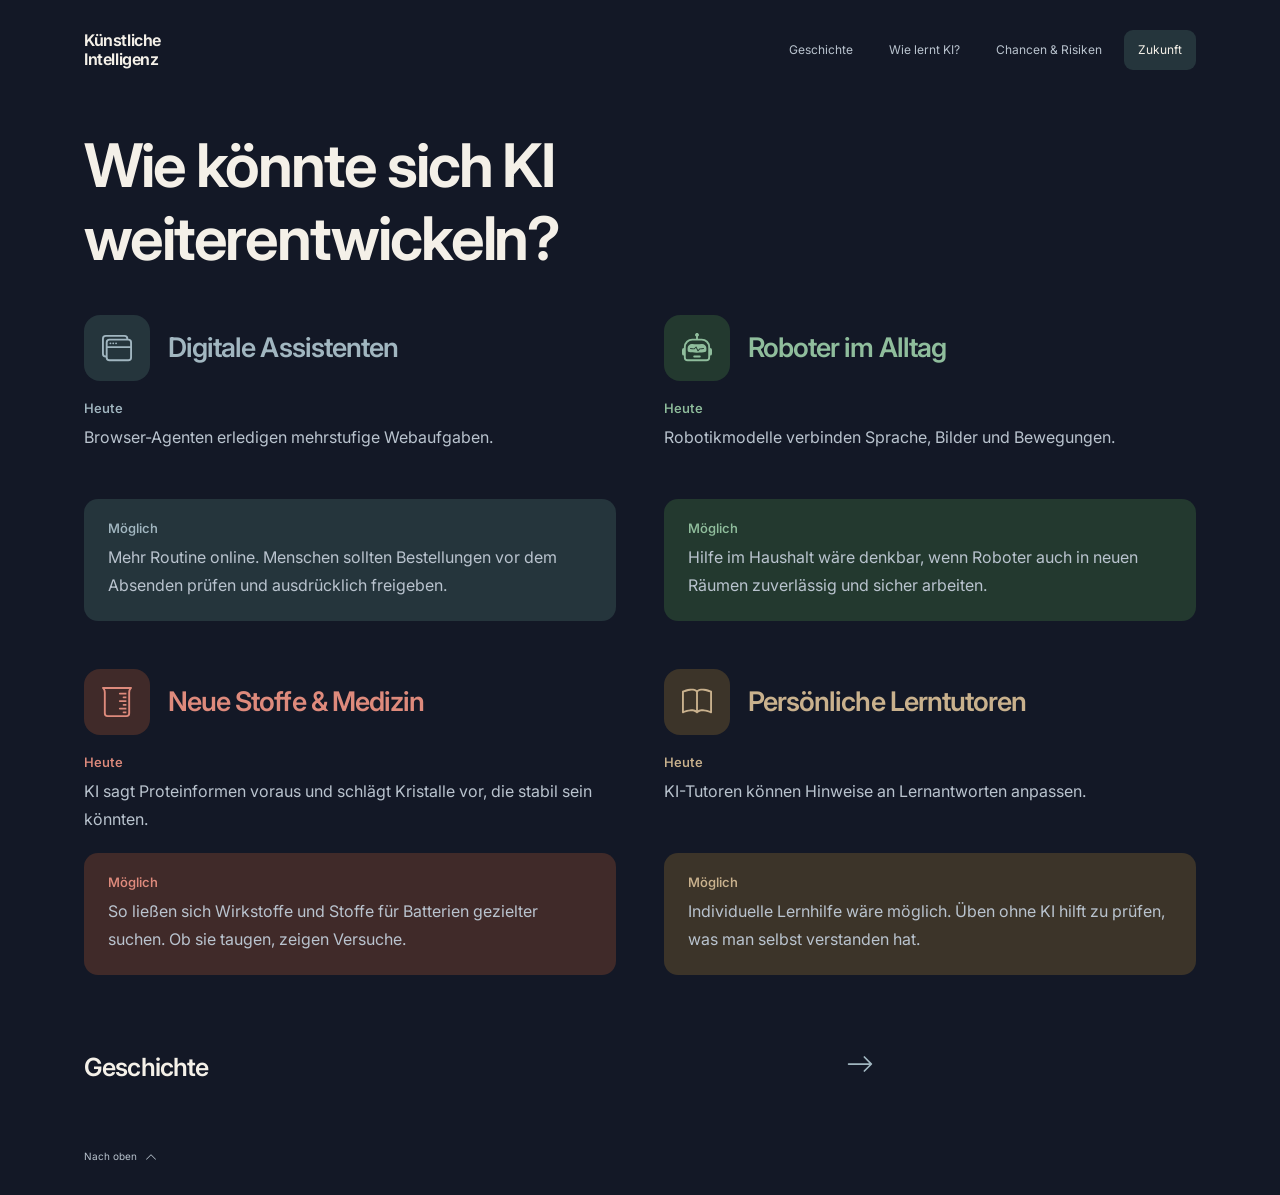
<file: zukunft.html>
<!doctype html><html lang="de"><head><meta charset="utf-8"><meta name="viewport" content="width=device-width,initial-scale=1"><meta name="theme-color" content="#131826"><meta name="description" content="Wie könnte sich KI weiterentwickeln? – Hintergründe, Beispiele und Erklärungen zur KI-Wandzeitung für Klassen 9–12."><title>Wie könnte sich KI weiterentwickeln? · KI-Wandzeitung</title><link rel="icon" href="assets/favicon.svg" type="image/svg+xml"><link rel="preload" href="assets/fonts/Inter.woff2" as="font" type="font/woff2" crossorigin><link rel="stylesheet" href="styles.css?v=20261111-desktop"><script src="app.js" defer></script></head><body class="page-zukunft"><a class="skip" href="#inhalt">Zum Inhalt</a><header class="site-header"><a class="brand" href="geschichte.html">Künstliche<br>Intelligenz</a><button class="menu-toggle" hidden aria-expanded="false" aria-controls="navigation">Themen <svg class="icon" viewBox="0 0 16 16" fill="currentColor" aria-hidden="true">
  <path fill-rule="evenodd" d="M4.646 1.646a.5.5 0 0 1 .708 0l6 6a.5.5 0 0 1 0 .708l-6 6a.5.5 0 0 1-.708-.708L10.293 8 4.646 2.354a.5.5 0 0 1 0-.708"/>
</svg></button><nav id="navigation" aria-label="Themen"><a href="geschichte.html" >Geschichte</a><a href="lernen.html" >Wie lernt KI?</a><a href="chancen-risiken.html" >Chancen &amp; Risiken</a><a href="zukunft.html" aria-current="page">Zukunft</a></nav></header><main id="inhalt"><header class="page-heading"><h1>Wie könnte sich KI weiterentwickeln?</h1></header><div class="future-list"><section class="future-topic blue"><div class="item-heading"><span class="topic-icon"><svg class="icon" viewBox="0 0 16 16" fill="currentColor" aria-hidden="true">
  <path d="M4.5 6a.5.5 0 1 0 0-1 .5.5 0 0 0 0 1M6 6a.5.5 0 1 0 0-1 .5.5 0 0 0 0 1m2-.5a.5.5 0 1 1-1 0 .5.5 0 0 1 1 0"/>
  <path d="M12 1a2 2 0 0 1 2 2 2 2 0 0 1 2 2v8a2 2 0 0 1-2 2H4a2 2 0 0 1-2-2 2 2 0 0 1-2-2V3a2 2 0 0 1 2-2zM2 12V5a2 2 0 0 1 2-2h9a1 1 0 0 0-1-1H2a1 1 0 0 0-1 1v8a1 1 0 0 0 1 1m1-4v5a1 1 0 0 0 1 1h10a1 1 0 0 0 1-1V8zm12-1V5a1 1 0 0 0-1-1H4a1 1 0 0 0-1 1v2z"/>
</svg></span><h2>Digitale Assistenten</h2></div><div class="future-columns"><div><h3>Heute</h3><p>Browser-Agenten erledigen mehrstufige Webaufgaben.</p></div><div class="possibility"><h3>Möglich</h3><p>Mehr Routine online. Menschen sollten Bestellungen vor dem Absenden prüfen und ausdrücklich freigeben.</p></div></div></section><section class="future-topic green"><div class="item-heading"><span class="topic-icon"><svg class="icon" viewBox="0 0 16 16" fill="currentColor" aria-hidden="true">
  <path d="M6 12.5a.5.5 0 0 1 .5-.5h3a.5.5 0 0 1 0 1h-3a.5.5 0 0 1-.5-.5M3 8.062C3 6.76 4.235 5.765 5.53 5.886a26.6 26.6 0 0 0 4.94 0C11.765 5.765 13 6.76 13 8.062v1.157a.93.93 0 0 1-.765.935c-.845.147-2.34.346-4.235.346s-3.39-.2-4.235-.346A.93.93 0 0 1 3 9.219zm4.542-.827a.25.25 0 0 0-.217.068l-.92.9a25 25 0 0 1-1.871-.183.25.25 0 0 0-.068.495c.55.076 1.232.149 2.02.193a.25.25 0 0 0 .189-.071l.754-.736.847 1.71a.25.25 0 0 0 .404.062l.932-.97a25 25 0 0 0 1.922-.188.25.25 0 0 0-.068-.495c-.538.074-1.207.145-1.98.189a.25.25 0 0 0-.166.076l-.754.785-.842-1.7a.25.25 0 0 0-.182-.135"/>
  <path d="M8.5 1.866a1 1 0 1 0-1 0V3h-2A4.5 4.5 0 0 0 1 7.5V8a1 1 0 0 0-1 1v2a1 1 0 0 0 1 1v1a2 2 0 0 0 2 2h10a2 2 0 0 0 2-2v-1a1 1 0 0 0 1-1V9a1 1 0 0 0-1-1v-.5A4.5 4.5 0 0 0 10.5 3h-2zM14 7.5V13a1 1 0 0 1-1 1H3a1 1 0 0 1-1-1V7.5A3.5 3.5 0 0 1 5.5 4h5A3.5 3.5 0 0 1 14 7.5"/>
</svg></span><h2>Roboter im Alltag</h2></div><div class="future-columns"><div><h3>Heute</h3><p>Robotikmodelle verbinden Sprache, Bilder und Bewegungen.</p></div><div class="possibility"><h3>Möglich</h3><p>Hilfe im Haushalt wäre denkbar, wenn Roboter auch in neuen Räumen zuverlässig und sicher arbeiten.</p></div></div></section><section class="future-topic red"><div class="item-heading"><span class="topic-icon"><svg class="icon" viewBox="0 0 16 16" fill="currentColor" aria-hidden="true">
  <path d="M9.5 3a.5.5 0 0 0 0 1H13V3zm2 2a.5.5 0 0 0 0 1H13V5zm-2 2a.5.5 0 0 0 0 1H13V7zm2 2a.5.5 0 0 0 0 1H13V9zm-2 2a.5.5 0 0 0 0 1H13v-1zm2 2a.5.5 0 0 0 0 1H13v-1z"/>
  <path d="M.5 0a.5.5 0 0 0-.354.854l.122.12A2.5 2.5 0 0 1 1 2.744V14a2 2 0 0 0 2 2h10a2 2 0 0 0 2-2V2.743a2.5 2.5 0 0 1 .732-1.768l.122-.121A.5.5 0 0 0 15.5 0zM2 2.743A3.5 3.5 0 0 0 1.535 1h12.93A3.5 3.5 0 0 0 14 2.743V14a1 1 0 0 1-1 1H3a1 1 0 0 1-1-1z"/>
</svg></span><h2>Neue Stoffe &amp; Medizin</h2></div><div class="future-columns"><div><h3>Heute</h3><p>KI sagt Proteinformen voraus und schlägt Kristalle vor, die stabil sein könnten.</p></div><div class="possibility"><h3>Möglich</h3><p>So ließen sich Wirkstoffe und Stoffe für Batterien gezielter suchen. Ob sie taugen, zeigen Versuche.</p></div></div></section><section class="future-topic sand"><div class="item-heading"><span class="topic-icon"><svg class="icon" viewBox="0 0 16 16" fill="currentColor" aria-hidden="true">
  <path d="M1 2.828c.885-.37 2.154-.769 3.388-.893 1.33-.134 2.458.063 3.112.752v9.746c-.935-.53-2.12-.603-3.213-.493-1.18.12-2.37.461-3.287.811zm7.5-.141c.654-.689 1.782-.886 3.112-.752 1.234.124 2.503.523 3.388.893v9.923c-.918-.35-2.107-.692-3.287-.81-1.094-.111-2.278-.039-3.213.492zM8 1.783C7.015.936 5.587.81 4.287.94c-1.514.153-3.042.672-3.994 1.105A.5.5 0 0 0 0 2.5v11a.5.5 0 0 0 .707.455c.882-.4 2.303-.881 3.68-1.02 1.409-.142 2.59.087 3.223.877a.5.5 0 0 0 .78 0c.633-.79 1.814-1.019 3.222-.877 1.378.139 2.8.62 3.681 1.02A.5.5 0 0 0 16 13.5v-11a.5.5 0 0 0-.293-.455c-.952-.433-2.48-.952-3.994-1.105C10.413.809 8.985.936 8 1.783"/>
</svg></span><h2>Persönliche Lerntutoren</h2></div><div class="future-columns"><div><h3>Heute</h3><p>KI-Tutoren können Hinweise an Lernantworten anpassen.</p></div><div class="possibility"><h3>Möglich</h3><p>Individuelle Lernhilfe wäre möglich. Üben ohne KI hilft zu prüfen, was man selbst verstanden hat.</p></div></div></section></div><a class="next-page" href="geschichte.html"><span><strong>Geschichte</strong></span><svg class="icon" viewBox="0 0 16 16" fill="currentColor" aria-hidden="true">
  <path fill-rule="evenodd" d="M1 8a.5.5 0 0 1 .5-.5h11.793l-3.147-3.146a.5.5 0 0 1 .708-.708l4 4a.5.5 0 0 1 0 .708l-4 4a.5.5 0 0 1-.708-.708L13.293 8.5H1.5A.5.5 0 0 1 1 8"/>
</svg></a></main><footer class="site-footer"><a href="#inhalt">Nach oben <svg class="icon" viewBox="0 0 16 16" fill="currentColor" aria-hidden="true">
  <path fill-rule="evenodd" d="M7.646 4.646a.5.5 0 0 1 .708 0l6 6a.5.5 0 0 1-.708.708L8 5.707l-5.646 5.647a.5.5 0 0 1-.708-.708z"/>
</svg></a></footer></body></html>
</file>
<file: styles.css>
@font-face{font-family:Inter;src:url('assets/fonts/Inter.woff2') format('woff2');font-weight:100 900;font-display:swap}@font-face{font-family:'Instrument Serif';src:url('assets/fonts/InstrumentSerif.woff2') format('woff2');font-weight:400;font-display:swap}
:root{color-scheme:dark;--bg:#131826;--text:#F4F0E8;--secondary:#B9C3CE;--blue:#A1B6C0;--green:#8FBD9C;--red:#DE8A7C;--sand:#C9B18D;--blue-field:#25353C;--green-field:#23392F;--red-field:#402A29;--sand-field:#3C3429;--learning-blue:#B9D8EB;--learning-green:#B3DEC5;--learning-red:#F6AD9D;--pad:clamp(22px,5vw,70px)}
*{box-sizing:border-box}html{scroll-behavior:smooth;scroll-padding-top:25px}body{margin:0;background:var(--bg);color:var(--text);font:400 16px/1.7 Inter,sans-serif;-webkit-font-smoothing:antialiased}a{color:inherit;text-underline-offset:4px}button{font:inherit}button,summary{cursor:pointer}a:focus-visible,button:focus-visible,summary:focus-visible{outline:2px solid var(--learning-blue);outline-offset:5px;border-radius:5px}.icon{display:block;width:1.25em;height:1.25em;flex-shrink:0}.blue{--accent:var(--blue);--field:var(--blue-field)}.green{--accent:var(--green);--field:var(--green-field)}.red{--accent:var(--red);--field:var(--red-field)}.sand{--accent:var(--sand);--field:var(--sand-field)}h1,h2,h3,p{margin:0}h1,h2,h3{line-height:1.2;letter-spacing:-.035em}h1{font-size:clamp(36px,4.7vw,62px);font-weight:650;max-width:900px}h2{font-size:27px;font-weight:600}h3{font-size:22px;font-weight:600}p+p{margin-top:16px}strong{font-weight:600}.skip{position:fixed;top:10px;left:20px;transform:translateY(-200%);background:var(--text);color:var(--bg);padding:10px;z-index:99}.skip:focus{transform:none}.site-header,main,.site-footer{max-width:1240px;margin:auto;padding-left:var(--pad);padding-right:var(--pad)}.site-header{display:flex;justify-content:space-between;align-items:center;gap:35px;padding-top:30px;padding-bottom:28px}.brand{font-size:16px;line-height:1.2;font-weight:650;letter-spacing:-.025em;text-decoration:none}.brand span{display:block;color:var(--secondary);font-size:10px;font-weight:400;letter-spacing:0;margin-top:8px}#navigation{display:flex;gap:8px;align-items:center}#navigation a{font-size:12px;white-space:nowrap;text-decoration:none;padding:10px 14px;border-radius:9px;color:var(--secondary)}#navigation a:hover{background:#202633;color:var(--text)}#navigation a[aria-current]{background:var(--blue-field);color:var(--text)}.menu-toggle{display:none;background:none;border:0;color:var(--text);padding:10px 0;align-items:center;gap:12px}.menu-toggle .icon{width:14px;height:14px}.menu-toggle[aria-expanded=true] .icon{transform:rotate(90deg)}.page-heading{padding:48px 0 55px}.lead{max-width:650px;color:var(--secondary);font-size:18px;line-height:1.65;margin-top:22px}.topic-icon{width:66px;height:66px;background:var(--field);color:var(--accent);display:flex;align-items:center;justify-content:center;border-radius:16px;flex-shrink:0}.topic-icon .icon{width:30px;height:30px}.item-heading{display:flex;align-items:center;gap:23px}.item-heading h2,.item-heading h3{color:var(--accent)}
summary{display:flex;align-items:center;justify-content:space-between;gap:20px;list-style:none;min-height:46px;font-size:14px;font-weight:500;color:var(--accent,var(--learning-blue));padding:8px 0}summary::-webkit-details-marker{display:none}summary .icon{width:13px;height:13px;transition:transform .2s}details[open]>summary .icon{transform:rotate(90deg)}summary:hover{color:var(--text)}.detail-copy{max-width:720px;padding:10px 0 16px;color:var(--secondary);font-size:16px}.detail-copy p+p{margin-top:17px}.citation{display:flex;align-items:center;gap:9px;width:fit-content;max-width:100%;font-size:11px;line-height:1.5;color:var(--secondary);margin-top:16px;text-decoration:none}.citation:hover{text-decoration:underline}.citation .icon{width:12px;height:12px}.history-source{margin-top:5px}.history-intro{display:flex;gap:23px;align-items:center;margin-bottom:50px}.history-intro p{color:var(--blue);font-size:22px;font-weight:550;line-height:1.35}.history-intro small{font-size:12px;font-weight:400;color:var(--secondary)}.epoch{margin-bottom:65px}.epoch-title{color:var(--accent);font-size:19px;font-weight:500;letter-spacing:-.015em;margin-bottom:30px}.timeline{list-style:none;padding:0 0 0 27px;margin:0;position:relative}.timeline::before{content:'';position:absolute;left:5px;top:15px;bottom:25px;width:2px;border-radius:1px;background:var(--field)}.timeline li{display:grid;grid-template-columns:135px minmax(0,1fr);gap:30px;position:relative;padding:0 0 36px}.timeline li::before{content:'';position:absolute;left:-26px;top:11px;width:10px;height:10px;background:var(--accent);border-radius:50%}.year{font-size:24px;font-weight:600;color:var(--accent);line-height:1.3;letter-spacing:-.04em}.timeline h3{margin-bottom:9px}.timeline p{max-width:650px}.timeline details{margin-top:8px}.timeline .detail-copy{max-width:650px}.takeaway{max-width:790px;margin:55px 0 70px;background:#202633;padding:32px 36px;border-radius:16px}.takeaway h2{font-size:24px;margin-bottom:17px}.takeaway p,.takeaway li{color:var(--secondary)}.takeaway ul{padding-left:20px;margin-bottom:0}.takeaway li+li{margin-top:13px}
.learning-steps{list-style:none;margin:0;padding:0}.learning-steps>li{margin-bottom:32px}.learning-panel{background:#202633;border-radius:18px;padding:32px;display:grid;grid-template-columns:52px minmax(0,1fr) minmax(0,.95fr);align-items:center;gap:25px}.step-number{background:var(--learning-blue);color:var(--bg);font-size:28px;font-weight:650;width:52px;height:52px;border-radius:12px;display:flex;align-items:center;justify-content:center;align-self:start}.step-copy{align-self:start}.step-copy h2{font-size:24px;margin-bottom:14px}.step-copy p{font-size:16px;color:var(--secondary);max-width:340px}.step-graphic{min-width:0;display:flex;align-items:center;justify-content:center}.digit-example{margin:0;display:flex;align-items:center;flex-direction:column;gap:9px;flex-shrink:0}.digit{width:74px;height:95px;padding:12px;background:var(--text);color:var(--bg);border-radius:9px}.digit-example figcaption{font-size:10px;color:var(--secondary)}.prediction{display:flex;align-items:center;gap:20px}.prediction>.digit-example{margin-right:5px}.prediction>span{color:var(--learning-blue)}.answer{display:flex;flex-direction:column;align-items:center;line-height:1.2;gap:9px}.answer small{font-size:11px}.answer strong{font-size:48px;font-weight:500}.answer.red{color:var(--learning-red)}.answer.green{color:var(--learning-green)}.weight-example{width:100%;max-width:280px}.weight-example p{font-size:14px;color:var(--learning-green);margin-bottom:19px;line-height:1.4}.weight-example small{color:var(--secondary);font-size:10px}.bar-row{display:grid;grid-template-columns:65px 1fr;align-items:center;gap:12px;margin:12px 0;font-size:11px;color:var(--secondary)}.bar{height:9px;display:block;border-radius:5px;background:var(--learning-green)}.bar.before{width:28%;opacity:.6}.bar.after{width:90%}.more-digits{display:flex;gap:35px}.step-depth{margin:4px 32px 0 109px}.step-depth summary{font-size:14px}.test-section{background:var(--blue-field);border-radius:18px;display:flex;align-items:center;justify-content:space-between;gap:35px;padding:32px;margin:35px 0 55px}.test-section h2{font-size:25px;color:var(--learning-blue);margin-bottom:13px}.test-section p{max-width:620px}.explanation{max-width:790px}.explanation h2{margin-bottom:22px}.explanation>p{color:var(--secondary)}.explanation details{margin-top:20px}
.comparison-head{display:grid;grid-template-columns:1fr 1fr;gap:75px;margin-bottom:35px}.comparison-head h2{font:400 42px/1 'Instrument Serif',serif;color:var(--accent)}.comparison-pair{display:grid;grid-template-columns:minmax(0,1fr) minmax(0,1fr);gap:75px;margin-bottom:55px}.comparison-item .item-heading{gap:20px;margin-bottom:20px;min-height:66px}.comparison-item h3{font-size:22px}.comparison-item>p{color:var(--secondary);max-width:420px}.comparison-item details{margin-top:12px}.mobile-label{display:none}.future-topic{margin-bottom:65px}.future-topic .item-heading{margin-bottom:27px}.future-topic h2{font-size:29px}.future-columns{display:grid;grid-template-columns:1fr 1fr;gap:45px;margin-left:89px}.future-columns h3{font-size:13px;font-weight:550;letter-spacing:0;color:var(--accent);margin-bottom:12px}.future-columns p{color:var(--secondary);font-size:16px}.possibility{background:var(--field);border-radius:14px;padding:24px;margin:-24px 0 0}.future-topic>details{margin:20px 0 0 89px}.future-topic .detail-copy{max-width:760px}.sources{margin-top:35px;max-width:790px}.sources summary{font-size:12px;color:var(--secondary)}.sources ul{padding-left:18px}.sources li{margin:10px 0;font-size:13px}.next-page{display:flex;justify-content:space-between;gap:35px;align-items:center;text-decoration:none;padding:30px 0 45px;margin-top:25px;max-width:790px}.next-page span{font-size:11px;color:var(--secondary)}.next-page strong{display:block;color:var(--text);font-size:25px;line-height:1.3;margin-top:6px;letter-spacing:-.035em}.next-page>.icon{color:var(--blue);width:28px;height:28px}.next-page:hover strong{text-decoration:underline;text-underline-offset:7px}.site-footer{display:flex;justify-content:space-between;gap:25px;padding-top:20px;padding-bottom:30px;color:var(--secondary);font-size:10px}.site-footer a{display:flex;align-items:center;gap:8px;text-decoration:none}.site-footer .icon{width:12px;height:12px}
@keyframes arrive{from{opacity:0;transform:translateY(8px)}to{opacity:1;transform:translateY(0)}}.page-heading{animation:arrive .4s both}.epochs,.learning-steps,.comparison,.future-list{animation:arrive .4s .06s both}
/* Compact desktop composition for the shortened poster copy. */
@media(min-width:1001px){
 .page-heading{padding:32px 0 40px}
 .page-lernen main,.page-chancen-risiken main{max-width:1100px}
 .page-geschichte main{max-width:1100px}
 .learning-panel{gap:22px;grid-template-columns:52px minmax(0,1fr) minmax(0,.85fr)}
 .learning-steps>li{margin-bottom:24px}
 .comparison-pair,.comparison-head{gap:48px}
 .comparison-pair{margin-bottom:36px}
 .comparison-item .item-heading{gap:18px;margin-bottom:14px}
 .future-list{display:grid;grid-template-columns:repeat(2,minmax(0,1fr));gap:48px}
 .future-topic{margin-bottom:0}
 .future-topic .item-heading{gap:18px;margin-bottom:20px;align-items:center;min-height:66px}
 .future-topic h2{font-size:27px}
 .future-columns{display:flex;flex-direction:column;gap:18px;margin-left:0}
 .future-columns h3{margin-bottom:8px}
 .future-columns>div:first-child{min-height:80px}
 .possibility{margin:0;padding:22px 24px}
 .page-zukunft .next-page{margin-top:40px}
}
@media(max-width:1000px){.learning-panel{grid-template-columns:48px minmax(0,1fr);gap:22px}.step-number{width:48px;height:48px}.step-graphic{grid-column:2;justify-content:flex-start;margin-top:10px}.step-copy p{max-width:620px}.step-depth{margin-left:102px}.comparison-pair,.comparison-head{gap:45px}.comparison-item .item-heading{align-items:flex-start;gap:16px}.comparison-item h3{font-size:21px}.topic-icon{width:55px;height:55px;border-radius:13px}.topic-icon .icon{width:26px;height:26px}.future-columns{margin-left:78px;gap:30px}.future-topic>details{margin-left:78px}.site-header{flex-wrap:wrap;gap:22px}#navigation{gap:4px}#navigation a{padding:9px 11px}}
@media(max-width:600px){body{font-size:16px}.site-header{padding-top:22px;padding-bottom:10px;position:relative}.brand{font-size:15px}.brand span{font-size:9px}.menu-toggle:not([hidden]){display:flex;font-size:13px}.js-menu #navigation:not(.is-open){display:none}#navigation{width:100%;display:grid;grid-template-columns:1fr 1fr;gap:6px}#navigation a{font-size:12px;padding:12px}.page-heading{padding:37px 0 38px}h1{font-size:36px;line-height:1.14;letter-spacing:-.04em}.lead{font-size:16px;margin-top:19px}.history-intro{margin-bottom:35px;gap:17px}.history-intro p{font-size:20px}.history-intro small{font-size:11px;display:block;max-width:220px;margin-top:5px}.epoch-title{font-size:18px;max-width:300px;line-height:1.4;margin-bottom:28px}.timeline{padding-left:23px}.timeline::before{left:4px}.timeline li{grid-template-columns:1fr;gap:8px;padding-bottom:32px}.timeline li::before{left:-23px;top:8px;width:9px;height:9px}.year{font-size:23px}.timeline h3{font-size:21px;margin-bottom:10px}.history-source{font-size:10px}.epoch{margin-bottom:38px}.detail-copy{font-size:16px;line-height:1.75}.takeaway{padding:26px 23px;margin:35px 0 45px;border-radius:14px}.takeaway h2{font-size:22px;line-height:1.3}.learning-panel{padding:22px 19px;grid-template-columns:35px minmax(0,1fr);gap:16px;border-radius:14px}.step-number{width:35px;height:35px;font-size:22px;border-radius:9px}.step-copy h2{font-size:21px;line-height:1.25;margin-bottom:12px}.step-copy p{font-size:15px;line-height:1.65}.step-graphic{grid-column:1/-1;margin-top:12px;justify-content:center;padding:4px 0}.prediction{gap:20px}.digit{width:65px;height:85px;padding:11px}.answer strong{font-size:43px}.prediction>.digit-example{margin-right:0}.prediction>span .icon{width:20px;height:20px}.step-depth{margin:5px 7px 0}.step-depth summary{font-size:14px}.learning-steps>li{margin-bottom:26px}.weight-example{max-width:245px}.weight-example p{font-size:14px}.more-digits{gap:42px}.test-section{padding:25px 22px;gap:22px;align-items:flex-start;margin:30px 0 38px;border-radius:14px}.test-section h2{font-size:22px;line-height:1.2}.test-section p{font-size:15px}.test-section .digit{width:54px;height:72px;padding:8px}.test-section .digit-example{margin-top:5px}.test-section figcaption{font-size:9px;max-width:55px}.explanation h2{font-size:25px;line-height:1.25}.comparison-head{display:none}.comparison-pair{grid-template-columns:1fr;gap:30px;margin-bottom:46px}.comparison-item .item-heading{align-items:center;min-height:55px;margin-bottom:15px;gap:17px}.comparison-item h3{font-size:22px;line-height:1.25}.mobile-label{display:block;color:var(--accent);font:400 22px/1 'Instrument Serif',serif;margin-bottom:7px}.comparison-item>p{max-width:none}.comparison-item summary{font-size:14px}.comparison-item details{margin-top:9px}.future-topic{margin-bottom:45px}.future-topic .item-heading{gap:18px;margin-bottom:24px}.future-topic h2{font-size:25px}.future-columns{margin-left:0;grid-template-columns:1fr;gap:22px}.future-columns h3{font-size:12px}.possibility{padding:21px 22px;margin:0;border-radius:12px}.future-topic>details{margin:12px 0 0}.sources{margin-top:30px}.next-page{padding:25px 0 35px}.next-page strong{font-size:25px}.site-footer{align-items:flex-start;font-size:9px;gap:15px}.site-footer a:first-child{max-width:200px}.site-footer a:last-child{white-space:nowrap}}
/* Keep related mobile content close, with a larger gap between topics. */
@media(max-width:600px){.step-graphic{margin-top:4px}.step-depth{margin:0 7px}.step-depth summary{min-height:44px}.learning-steps>li{margin-bottom:24px}.comparison-pair{gap:22px;margin-bottom:42px}.comparison-item .item-heading{margin-bottom:10px}.future-topic .item-heading{margin-bottom:18px}.future-columns{gap:16px}.future-columns h3{margin-bottom:8px}}
@media(max-width:360px){h1{font-size:32px}.learning-panel{padding:20px 16px;gap:13px;grid-template-columns:32px minmax(0,1fr)}.step-number{width:32px;height:32px;font-size:20px}.step-copy h2{font-size:20px}.prediction{gap:16px}.digit{width:59px;height:79px}.answer strong{font-size:40px}.comparison-item h3{font-size:20px}.topic-icon{width:50px;height:50px}.test-section{padding:22px 18px;gap:15px}.test-section .digit{width:45px;height:62px}.test-section h2{font-size:21px}}
@media(prefers-reduced-motion:reduce){html{scroll-behavior:auto}*,*::before,*::after{animation:none!important;transition:none!important}}
@media print{.site-header,.site-footer,.next-page,.skip{display:none}body{background:white;color:black}.detail-copy{color:black}details:not([open])>.detail-copy{display:block}summary .icon{display:none}.page-heading{padding:0 0 25px}.learning-panel,.takeaway,.test-section,.possibility{background:#eee;color:black}.timeline li,.comparison-pair,.future-topic{break-inside:avoid}}
</file>
